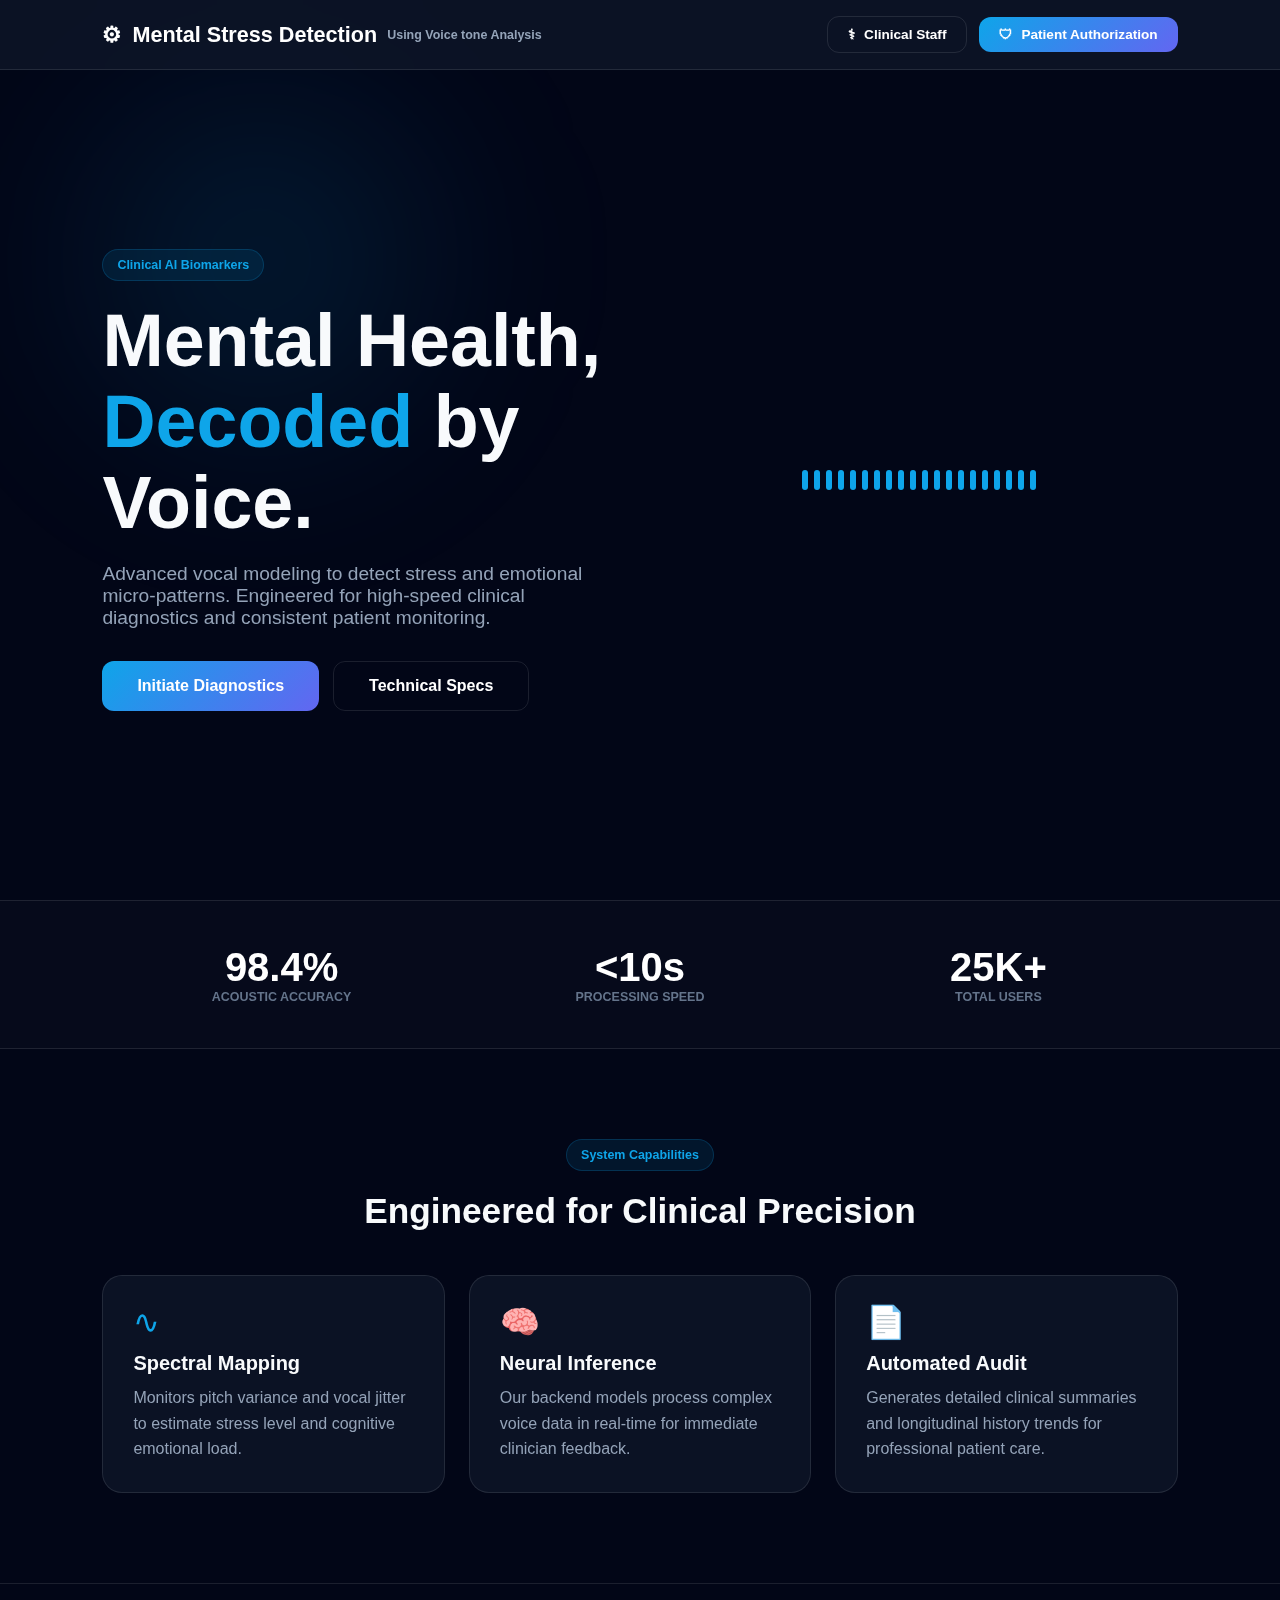
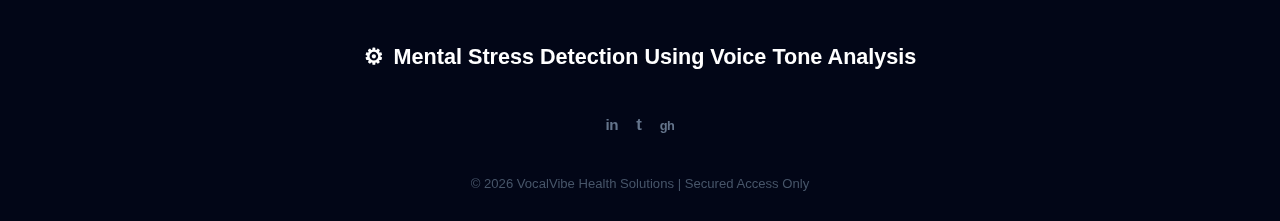
<file: frontend/index.html>
<!DOCTYPE html>
<html lang="en">
<head>
    <meta charset="UTF-8">
    <meta name="viewport" content="width=device-width, initial-scale=1.0">
    <title>VocalVibe Pro | Clinical AI Voice Diagnostics</title>
    <style>
        :root {
            --primary: #0ea5e9;
            --secondary: #6366f1;
            --dark: #0f172a;
            --bg: #020617;
            --glass: rgba(15, 23, 42, 0.75);
            --card-border: rgba(255, 255, 255, 0.1);
            --text: #f8fafc;
            --muted: #94a3b8;
        }

        * { margin: 0; padding: 0; box-sizing: border-box; font-family: 'Segoe UI', 'Trebuchet MS', sans-serif; }
        .fas, .fab { display: inline-flex; align-items: center; justify-content: center; font-style: normal; line-height: 1; }
        .fa-arrow-left::before { content: "\2190"; }
        .fa-microchip::before { content: "\2699"; }
        .fa-user-md::before { content: "\2695"; }
        .fa-shield-alt::before { content: "\1F6E1"; }
        .fa-wave-square::before { content: "\223F"; }
        .fa-brain::before { content: "\1F9E0"; }
        .fa-file-medical::before { content: "\1F4C4"; }
        .fa-sign-in-alt::before { content: "\21AA"; }
        .fa-linkedin::before { content: "in"; font-weight: 700; font-size: 0.95rem; letter-spacing: -0.03em; }
        .fa-twitter::before { content: "t"; font-weight: 700; font-size: 1.05rem; }
        .fa-github::before { content: "gh"; font-weight: 700; font-size: 0.8rem; letter-spacing: -0.04em; }
        body { background-color: var(--bg); color: var(--text); overflow-x: hidden; scroll-behavior: smooth; }

        /* --- THE BIOMETRIC BLOB --- */
        .blob {
            position: fixed;
            width: 520px;
            height: 520px;
            background: radial-gradient(circle, rgba(14, 165, 233, 0.15) 0%, transparent 70%);
            z-index: -1;
            filter: blur(80px);
            animation: move 18s infinite alternate;
            pointer-events: none;
        }

        @keyframes move {
            from { transform: translate(-12%, -12%); }
            to { transform: translate(18%, 18%); }
        }

        nav {
            padding: 1rem 8%;
            display: flex;
            justify-content: space-between;
            align-items: center;
            background: var(--glass);
            backdrop-filter: blur(15px);
            position: fixed;
            width: 100%;
            top: 0;
            z-index: 2000;
            border-bottom: 1px solid var(--card-border);
        }

        .logo {
            font-size: 1.35rem;
            font-weight: 800;
            color: white;
            text-decoration: none;
            display: flex;
            align-items: center;
            gap: 10px;
        }

        .logo small {
            font-size: 0.78rem;
            color: var(--muted);
            font-weight: 600;
        }

        .nav-actions {
            display: flex;
            gap: 12px;
            align-items: center;
        }

        .btn {
            padding: 10px 20px;
            border-radius: 12px;
            font-weight: 600;
            cursor: pointer;
            transition: 0.25s;
            text-decoration: none;
            font-size: 0.85rem;
            border: none;
            display: flex;
            align-items: center;
            gap: 8px;
        }

        .btn-ghost { color: white; background: transparent; border: 1px solid var(--card-border); }
        .btn-ghost:hover { background: rgba(255,255,255,0.06); border-color: var(--primary); }
        .btn-primary { background: linear-gradient(135deg, var(--primary), var(--secondary)); color: white; }
        .btn-primary:hover { transform: translateY(-1px); box-shadow: 0 0 18px rgba(14, 165, 233, 0.3); }

        .hero {
            padding: 150px 8% 90px;
            display: flex;
            align-items: center;
            min-height: 100vh;
            gap: 40px;
        }

        .hero-content { flex: 1; }
        .hero-tag {
            background: rgba(14, 165, 233, 0.1);
            color: var(--primary);
            padding: 8px 14px;
            border-radius: 100px;
            font-size: 0.78rem;
            font-weight: 700;
            border: 1px solid rgba(14, 165, 233, 0.2);
            margin-bottom: 20px;
            display: inline-block;
        }

        .hero-content h1 {
            font-size: clamp(2.2rem, 6vw, 4.6rem);
            line-height: 1.1;
            margin-bottom: 1.2rem;
            font-weight: 800;
        }

        .hero-content p {
            font-size: clamp(1rem, 2vw, 1.2rem);
            color: var(--muted);
            margin-bottom: 2rem;
            max-width: 620px;
        }

        .hero-actions { display: flex; gap: 14px; flex-wrap: wrap; }

        .hero-visual { flex: 1; display: flex; justify-content: center; align-items: center; }
        .wave-container { width: 100%; max-width: 480px; height: 300px; display: flex; align-items: center; justify-content: center; gap: 6px; }
        .bar { width: 6px; height: 20px; background: var(--primary); border-radius: 10px; animation: pulse 1.5s ease-in-out infinite; }

        @keyframes pulse {
            0%, 100% { height: 20px; background: var(--primary); }
            50% { height: 140px; background: var(--secondary); }
        }

        .stats {
            display: grid;
            grid-template-columns: repeat(3, 1fr);
            padding: 44px 8%;
            background: rgba(255,255,255,0.02);
            border-top: 1px solid var(--card-border);
            border-bottom: 1px solid var(--card-border);
        }

        .stat-item { text-align: center; }
        .stat-item h2 { font-size: clamp(1.7rem, 4vw, 2.5rem); color: white; }
        .stat-item p { color: #64748b; font-weight: 600; text-transform: uppercase; font-size: 0.78rem; }

        .features { padding: 90px 8%; text-align: center; }
        .features h2 { font-size: clamp(1.6rem, 3vw, 2.2rem); }
        .grid { display: grid; grid-template-columns: repeat(auto-fit, minmax(260px, 1fr)); gap: 24px; margin-top: 44px; }
        .card {
            background: var(--glass);
            padding: 30px;
            border-radius: 20px;
            border: 1px solid var(--card-border);
            transition: 0.3s;
            text-align: left;
        }

        .card:hover { border-color: var(--primary); transform: translateY(-6px); background: rgba(255,255,255,0.05); }
        .card i { font-size: 2rem; margin-bottom: 14px; color: var(--primary); }
        .card h3 { margin-bottom: 10px; font-size: 1.25rem; }
        .card p { color: var(--muted); line-height: 1.6; }

        footer {
            padding: 60px 8% 30px;
            border-top: 1px solid var(--card-border);
            display: flex;
            flex-direction: column;
            align-items: center;
            gap: 20px;
        }

        .socials { display: flex; gap: 18px; }
        .socials a { color: #64748b; font-size: 1.4rem; transition: 0.3s; }
        .socials a:hover { color: var(--primary); }
        .copyright { color: #475569; font-size: 0.82rem; text-align: center; }

        /* --- THE ENTRY PORTAL MODAL --- */
        .modal-overlay {
            position: fixed;
            inset: 0;
            background: rgba(0,0,0,0.85);
            backdrop-filter: blur(20px);
            display: none;
            align-items: center;
            justify-content: center;
            z-index: 5000;
            padding: 18px;
            transition: 0.3s;
        }

        .modal-card {
            background: var(--dark);
            padding: 45px;
            border-radius: 32px;
            width: 100%;
            max-width: 450px;
            position: relative;
            border: 1px solid var(--card-border);
            text-align: center;
            box-shadow: 0 20px 50px rgba(0,0,0,0.5);
        }

        .close-modal {
            position: absolute;
            top: 20px;
            right: 20px;
            color: var(--muted);
            font-size: 1.6rem;
            cursor: pointer;
            background: none;
            border: none;
            transition: 0.2s;
        }
        .close-modal:hover { color: white; }

        .choice-grid { 
            display: flex; 
            justify-content: center;
            margin-top: 32px; 
        }
        
        .choice-card {
            width: 100%;
            padding: 35px 20px;
            border-radius: 20px;
            border: 1px solid var(--card-border);
            cursor: pointer;
            transition: 0.3s;
            background: rgba(255,255,255,0.02);
            text-decoration: none;
            color: white;
            display: block;
        }

        .choice-card:hover { 
            background: var(--primary); 
            border-color: var(--primary); 
            transform: translateY(-5px);
            box-shadow: 0 10px 30px rgba(14, 165, 233, 0.3);
        }
        .choice-card i { font-size: 2.2rem; margin-bottom: 15px; display: block; color: var(--primary); }
        .choice-card:hover i { color: white; }
        .choice-card h3 { font-size: 1.2rem; margin-bottom: 8px; }
        .choice-card p { font-size: 0.85rem; opacity: 0.8; }

        @media (max-width: 1024px) {
            .hero { flex-direction: column; text-align: center; padding-top: 130px; }
            .hero-actions { justify-content: center; }
            nav { padding: 0.9rem 5%; }
        }

        @media (max-width: 720px) {
            .stats { grid-template-columns: 1fr; gap: 16px; }
            .choice-grid { grid-template-columns: 1fr; }
            .logo { font-size: 1.1rem; }
            .logo small { display: none; }
        }
    </style>
</head>
<body>
<div class="blob"></div>

<nav>
    <a href="index.html" class="logo"><i class="fas fa-microchip"></i> Mental Stress Detection <small>Using Voice tone Analysis</small></a>
    <div class="nav-actions">
        <a href="admin_login.html" class="btn btn-ghost"><i class="fas fa-user-md"></i> Clinical Staff</a>
        <button class="btn btn-primary" onclick="setModal(true)"><i class="fas fa-shield-alt"></i> Patient Authorization</button>
    </div>
</nav>

<section class="hero">
    <div class="hero-content">
        <div class="hero-tag">Clinical AI Biomarkers</div>
        <h1>Mental Health, <span style="color:var(--primary);">Decoded</span> by Voice.</h1>
        <p>Advanced vocal modeling to detect stress and emotional micro-patterns. Engineered for high-speed clinical diagnostics and consistent patient monitoring.</p>
        <div class="hero-actions">
            <button class="btn btn-primary" style="padding: 15px 35px; font-size: 1rem;" onclick="setModal(true)">Initiate Diagnostics</button>
            <button class="btn btn-ghost" style="padding: 15px 35px; font-size: 1rem;">Technical Specs</button>
        </div>
    </div>
    <div class="hero-visual">
        <div class="wave-container" id="waveform"></div>
    </div>
</section>

<section class="stats">
    <div class="stat-item">
        <h2>98.4%</h2>
        <p>Acoustic Accuracy</p>
    </div>
    <div class="stat-item">
        <h2>&lt;10s</h2>
        <p>Processing Speed</p>
    </div>
    <div class="stat-item">
        <h2>25K+</h2>
        <p>Total Users</p>
    </div>
</section>

<section class="features" id="features">
    <div class="hero-tag">System Capabilities</div>
    <h2>Engineered for Clinical Precision</h2>
    <div class="grid">
        <div class="card">
            <i class="fas fa-wave-square"></i>
            <h3>Spectral Mapping</h3>
            <p>Monitors pitch variance and vocal jitter to estimate stress level and cognitive emotional load.</p>
        </div>
        <div class="card">
            <i class="fas fa-brain"></i>
            <h3>Neural Inference</h3>
            <p>Our backend models process complex voice data in real-time for immediate clinician feedback.</p>
        </div>
        <div class="card">
            <i class="fas fa-file-medical"></i>
            <h3>Automated Audit</h3>
            <p>Generates detailed clinical summaries and longitudinal history trends for professional patient care.</p>
        </div>
    </div>
</section>

<footer>
    <div class="logo"><i class="fas fa-microchip"></i> Mental Stress Detection Using Voice Tone Analysis</div>
    <div class="socials" style="margin: 20px 0;">
        <a href="#"><i class="fab fa-linkedin"></i></a>
        <a href="#"><i class="fab fa-twitter"></i></a>
        <a href="#"><i class="fab fa-github"></i></a>
    </div>
    <p class="copyright">&copy; 2026 VocalVibe Health Solutions | Secured Access Only</p>
</footer>

<div class="modal-overlay" id="choiceModal" aria-hidden="true">
    <div class="modal-card">
        <button class="close-modal" onclick="setModal(false)">&times;</button>
        <h2 style="font-size: 1.8rem; margin-bottom: 8px;">Portal Access</h2>
        <p style="color: var(--muted); font-size: 0.9rem;">Access the clinical wellness portal</p>

        <div class="choice-grid">
            <a href="login.html" class="choice-card">
                <i class="fas fa-sign-in-alt"></i>
                <h3>Patient Login</h3>
                <p>Enter the portal to view wellness metrics</p>
            </a>
        </div>
    </div>
</div>

<script>
    // System Reset: Ensure fresh login every time landing page is opened
    window.onload = () => {
        // RESET LOGIC: Wipes any existing session to prevent auto-skipping the login form
        sessionStorage.removeItem('activeUser');
        sessionStorage.removeItem('userName');
        console.log("Patient session cleared. Ready for fresh login.");
        
        // Generate Dynamic Waveform
        const wave = document.getElementById('waveform');
        for (let i = 0; i < 20; i += 1) {
            const bar = document.createElement('div');
            bar.className = 'bar';
            bar.style.animationDelay = `${i * 0.1}s`;
            wave.appendChild(bar);
        }
    };

    function setModal(show) {
        const modal = document.getElementById('choiceModal');
        modal.style.display = show ? 'flex' : 'none';
        document.body.style.overflow = show ? 'hidden' : 'auto';
    }

    window.addEventListener('click', (e) => {
        const modal = document.getElementById('choiceModal');
        if (e.target === modal) setModal(false);
    });

    window.addEventListener('keydown', (e) => {
        if (e.key === 'Escape') setModal(false);
    });
</script>
</body>
</html>
</file>
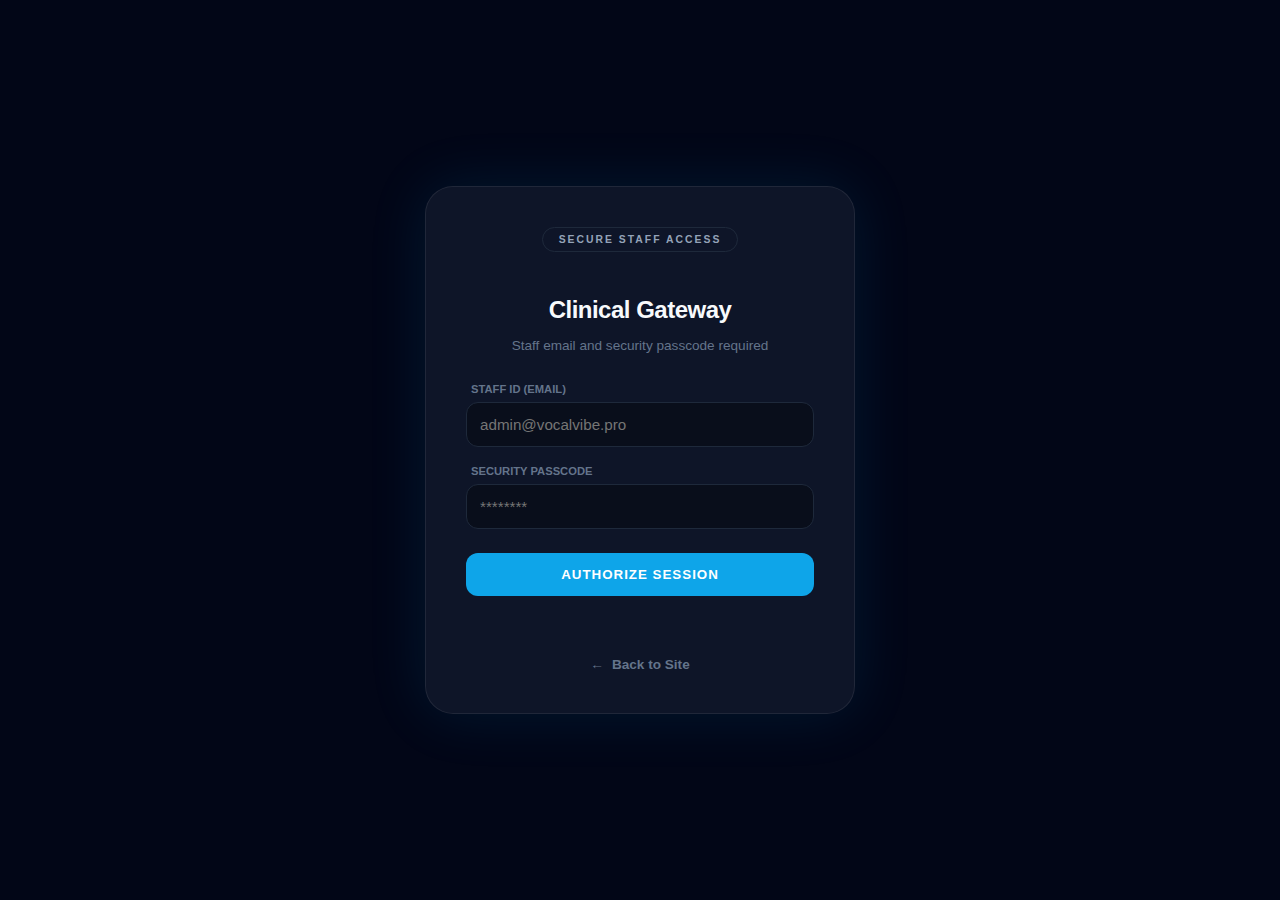
<file: frontend/admin.html>
<!DOCTYPE html>
<html lang="en">
<head>
    <meta charset="UTF-8">
    <meta name="viewport" content="width=device-width, initial-scale=1.0">
    <title>Clinical Gateway | Staff Access</title>
    <style>
        :root {
            --primary: #0ea5e9;
            --bg: #020617;
            --card-bg: rgba(15, 23, 42, 0.9);
            --danger: #ef4444;
            --success: #10b981;
            --text: #f8fafc;
            --muted: #94a3b8;
            --border: #1e293b;
        }

        * { box-sizing: border-box; }
        .fas { display: inline-flex; align-items: center; justify-content: center; font-style: normal; line-height: 1; }
        .fa-arrow-left::before { content: "\2190"; }

        body {
            font-family: 'Segoe UI', 'Trebuchet MS', sans-serif;
            background-color: var(--bg);
            color: var(--text);
            margin: 0;
            display: flex;
            justify-content: center;
            align-items: center;
            min-height: 100vh;
            padding: 18px;
        }

        .gateway-card {
            background: var(--card-bg);
            padding: 40px;
            border-radius: 28px;
            border: 1px solid rgba(255,255,255,0.08);
            text-align: center;
            width: 100%;
            max-width: 430px;
            box-shadow: 0 0 60px rgba(14, 165, 233, 0.12);
        }

        .status-badge {
            font-size: 0.65rem;
            text-transform: uppercase;
            letter-spacing: 2px;
            color: var(--muted);
            border: 1px solid var(--border);
            padding: 6px 16px;
            border-radius: 20px;
            display: inline-block;
            margin-bottom: 24px;
            font-weight: 800;
        }

        .field { margin-bottom: 14px; text-align: left; }
        .field label {
            font-size: 0.7rem;
            color: #64748b;
            font-weight: 800;
            margin-left: 5px;
            text-transform: uppercase;
        }

        input {
            width: 100%;
            padding: 13px;
            background: rgba(0,0,0,0.3);
            border: 1px solid var(--border);
            color: white;
            border-radius: 12px;
            font-size: 0.95rem;
            margin-top: 5px;
            outline: none;
        }

        input:focus { border-color: var(--primary); }

        .btn-auth {
            width: 100%;
            padding: 14px;
            background: var(--primary);
            color: white;
            border: none;
            border-radius: 12px;
            font-weight: 800;
            cursor: pointer;
            transition: 0.2s;
            margin-top: 10px;
            letter-spacing: 1px;
        }

        .btn-auth:hover { transform: translateY(-1px); box-shadow: 0 8px 18px rgba(14, 165, 233, 0.3); }
        .btn-auth:disabled { opacity: 0.7; cursor: not-allowed; }

        #error-msg { font-size: 0.82rem; margin-top: 14px; min-height: 20px; font-weight: 600; }

        .back-link {
            display: inline-flex;
            align-items: center;
            gap: 8px;
            color: #64748b;
            text-decoration: none;
            font-size: 0.85rem;
            font-weight: 600;
            margin-top: 14px;
        }
        .back-link:hover { color: white; }

        @keyframes shake {
            0%, 100% { transform: translateX(0); }
            25% { transform: translateX(-8px); }
            75% { transform: translateX(8px); }
        }

        @media (max-width: 520px) {
            .gateway-card { padding: 26px; border-radius: 20px; }
        }
    </style>
</head>
<body>
    <div class="gateway-card" id="gate-content">
        <div class="status-badge" id="status-tag">Secure Staff Access</div>

        <h2 style="margin-bottom: 5px; letter-spacing: -0.5px;">Clinical Gateway</h2>
        <p style="color: #64748b; font-size: 0.85rem; margin-bottom: 26px;">Staff email and security passcode required</p>

        <form id="auth-form">
            <div class="field">
                <label>Staff ID (Email)</label>
                <input type="email" id="staff-email" placeholder="admin@vocalvibe.pro" autocomplete="username" required>
            </div>
            <div class="field">
                <label>Security Passcode</label>
                <input type="password" id="staff-password" placeholder="********" autocomplete="current-password" required>
            </div>
            <button class="btn-auth" id="auth-btn" type="submit">AUTHORIZE SESSION</button>
        </form>

        <p id="error-msg" aria-live="polite"></p>
        <a class="back-link" href="index.html"><i class="fas fa-arrow-left"></i> Back to Site</a>
    </div>

    <script>
        const API_BASE = window.location.origin;
        const authForm = document.getElementById('auth-form');
        const authButton = document.getElementById('auth-btn');

        function parseTokenPayload(token) {
            if (!token || token.indexOf('.') < 0) return null;
            try {
                const part = token.split('.', 1)[0];
                const padded = part + '='.repeat((4 - (part.length % 4)) % 4);
                const json = atob(padded.replace(/-/g, '+').replace(/_/g, '/'));
                return JSON.parse(json);
            } catch {
                return null;
            }
        }

        function hasValidAdminSession() {
            const token = localStorage.getItem('adminToken');
            const email = localStorage.getItem('adminEmail');
            if (!token || !email) return false;

            const payload = parseTokenPayload(token);
            if (!payload || !payload.exp) return false;

            return Number(payload.exp) > Math.floor(Date.now() / 1000);
        }

        function clearAdminSession() {
            localStorage.removeItem('adminToken');
            localStorage.removeItem('adminEmail');
        }

        async function verifyAccess(event) {
            if (event) event.preventDefault();

            const email = document.getElementById('staff-email').value.trim().toLowerCase();
            const password = document.getElementById('staff-password').value;
            const error = document.getElementById('error-msg');
            const statusTag = document.getElementById('status-tag');
            const card = document.getElementById('gate-content');

            error.innerText = '';
            error.style.color = 'var(--danger)';
            authButton.disabled = true;
            authButton.innerText = 'AUTHORIZING...';

            if (!email || !password) {
                error.innerText = '[ERROR] Email and passcode are required.';
                authButton.disabled = false;
                authButton.innerText = 'AUTHORIZE SESSION';
                return;
            }

            try {
                const response = await fetch(`${API_BASE}/api/admin/login`, {
                    method: 'POST',
                    headers: { 'Content-Type': 'application/json' },
                    body: JSON.stringify({ email, password })
                });

                const text = await response.text();
                let data = {};
                try { data = text ? JSON.parse(text) : {}; } catch { data = {}; }

                if (!response.ok || data.status !== 'success') {
                    throw new Error(data.message || 'Unauthorized access');
                }

                if (!data.token) throw new Error('Invalid login response.');

                statusTag.innerText = 'Identity Verified';
                statusTag.style.color = 'var(--success)';
                statusTag.style.borderColor = 'var(--success)';

                error.style.color = 'var(--success)';
                error.innerText = '[OK] Clinical token issued. Redirecting...';

                localStorage.setItem('adminToken', data.token);
                localStorage.setItem('adminEmail', email);

                setTimeout(() => {
                    window.location.href = 'admin_dashboard.html';
                }, 900);
            } catch (err) {
                error.innerText = `[ERROR] ${err.message || 'Unable to authorize session.'}`;
                card.style.animation = 'shake 0.4s ease';
                setTimeout(() => { card.style.animation = ''; }, 400);
            } finally {
                authButton.disabled = false;
                authButton.innerText = 'AUTHORIZE SESSION';
            }
        }

        authForm.addEventListener('submit', verifyAccess);

        window.onload = () => {
            if (hasValidAdminSession()) {
                window.location.href = 'admin_dashboard.html';
                return;
            }
            clearAdminSession();
        };
    </script>
</body>
</html>
</file>
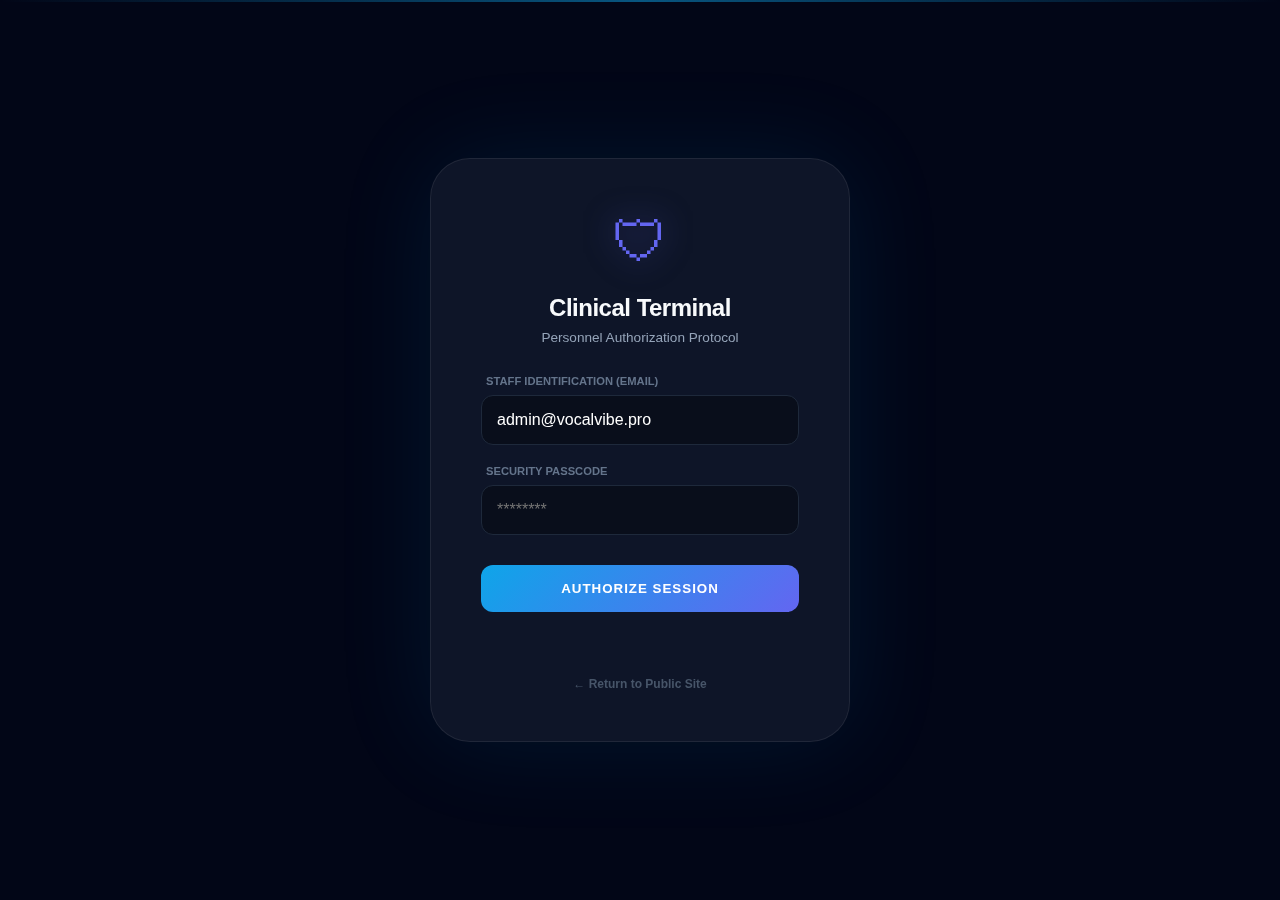
<file: frontend/admin_login.html>
<!DOCTYPE html>
<html lang="en">
<head>
    <meta charset="UTF-8">
    <meta name="viewport" content="width=device-width, initial-scale=1.0">
    <title>Personnel Authentication | Mental Stress Detection</title>
    <style>
        :root {
            --primary: #0ea5e9;
            --secondary: #6366f1;
            --bg: #020617;
            --card: rgba(15, 23, 42, 0.9);
            --border: rgba(255, 255, 255, 0.08);
            --text: #f8fafc;
        }

        * { margin: 0; padding: 0; box-sizing: border-box; font-family: 'Segoe UI', 'Trebuchet MS', sans-serif; }

        /* Local icon shim */
        .fas { display: inline-flex; align-items: center; justify-content: center; font-style: normal; line-height: 1; }
        .fa-user-shield::before { content: "\1F6E1"; }
        .fa-arrow-left::before { content: "\2190"; }
        .fa-check-circle::before { content: "\2714"; }

        body {
            background-color: var(--bg);
            color: var(--text);
            height: 100vh;
            display: flex;
            align-items: center;
            justify-content: center;
            overflow: hidden;
        }

        .scan-line {
            position: absolute;
            top: 0;
            left: 0;
            width: 100%;
            height: 2px;
            background: linear-gradient(to right, transparent, var(--primary), transparent);
            opacity: 0.5;
            animation: scan 4s linear infinite;
        }
        @keyframes scan {
            0% { top: 0; }
            100% { top: 100%; }
        }

        .login-card {
            background: var(--card);
            padding: 50px;
            border-radius: 40px;
            border: 1px solid var(--border);
            width: 100%;
            max-width: 420px;
            text-align: center;
            backdrop-filter: blur(20px);
            box-shadow: 0 0 100px rgba(14, 165, 233, 0.1);
            position: relative;
            z-index: 10;
        }

        .shield-icon {
            font-size: 3.5rem;
            color: var(--secondary);
            margin-bottom: 20px;
            filter: drop-shadow(0 0 15px rgba(99, 102, 241, 0.5));
        }

        h2 { font-weight: 800; letter-spacing: -0.5px; margin-bottom: 8px; }
        p { color: #94a3b8; font-size: 0.85rem; margin-bottom: 30px; }

        .input-group { text-align: left; margin-bottom: 20px; }
        .input-group label {
            display: block;
            font-size: 0.7rem;
            font-weight: 800;
            color: #64748b;
            text-transform: uppercase;
            margin-bottom: 8px;
            margin-left: 5px;
        }

        input {
            width: 100%;
            padding: 15px;
            background: rgba(0, 0, 0, 0.3);
            border: 1px solid #1e293b;
            border-radius: 12px;
            color: white;
            font-size: 1rem;
            outline: none;
            transition: 0.3s;
        }
        input:focus { border-color: var(--primary); box-shadow: 0 0 10px rgba(14, 165, 233, 0.2); }

        .btn-authorize {
            width: 100%;
            padding: 16px;
            background: linear-gradient(135deg, var(--primary), var(--secondary));
            color: white;
            border: none;
            border-radius: 12px;
            font-weight: 800;
            cursor: pointer;
            transition: 0.3s;
            letter-spacing: 1px;
            margin-top: 10px;
        }
        .btn-authorize:hover { transform: translateY(-2px); filter: brightness(1.1); }

        #msg { margin-top: 20px; font-size: 0.8rem; font-weight: 600; min-height: 20px; }

        .footer-link { margin-top: 25px; display: block; color: #475569; text-decoration: none; font-size: 0.75rem; font-weight: 600; }
        .footer-link:hover { color: var(--primary); }

        .shake { animation: shake 0.4s ease-in-out; }
        @keyframes shake {
            0%, 100% { transform: translateX(0); }
            25% { transform: translateX(-10px); }
            75% { transform: translateX(10px); }
        }
    </style>
</head>
<body>
    <div class="scan-line"></div>

    <div class="login-card" id="card">
        <div class="shield-icon"><i class="fas fa-user-shield"></i></div>
        <h2>Clinical Terminal</h2>
        <p>Personnel Authorization Protocol</p>

        <div class="input-group">
            <label>Staff Identification (Email)</label>
            <input type="email" id="email" placeholder="staff@vocalvibe.pro" value="admin@vocalvibe.pro">
        </div>

        <div class="input-group">
            <label>Security Passcode</label>
            <input type="password" id="password" placeholder="********">
        </div>

        <button class="btn-authorize" onclick="attemptLogin()">AUTHORIZE SESSION</button>

        <div id="msg"></div>

        <a href="index.html" class="footer-link"><i class="fas fa-arrow-left"></i> Return to Public Site</a>
    </div>

    <script>
        const API_BASE = window.location.origin;

        async function attemptLogin() {
            const email = document.getElementById('email').value;
            const password = document.getElementById('password').value;
            const msg = document.getElementById('msg');
            const card = document.getElementById('card');

            msg.innerText = "Verifying credentials...";
            msg.style.color = "var(--primary)";

            try {
                const response = await fetch(`${API_BASE}/api/admin/login`, {
                    method: 'POST',
                    headers: { 'Content-Type': 'application/json' },
                    body: JSON.stringify({ email, password })
                });

                const data = await response.json();

                if (response.ok) {
                    msg.style.color = "#10b981";
                    msg.innerHTML = '<i class="fas fa-check-circle"></i> Identity Verified. Issuing Token...';

                    localStorage.setItem('adminToken', data.token);
                    localStorage.setItem('adminEmail', email);

                    setTimeout(() => {
                        window.location.href = 'admin_dashboard.html';
                    }, 1200);
                } else {
                    throw new Error(data.message || "Access Denied");
                }
            } catch (err) {
                msg.style.color = "#ef4444";
                msg.innerText = `X ${err.message}`;
                card.classList.add('shake');
                setTimeout(() => card.classList.remove('shake'), 400);
            }
        }
    </script>
</body>
</html>
</file>
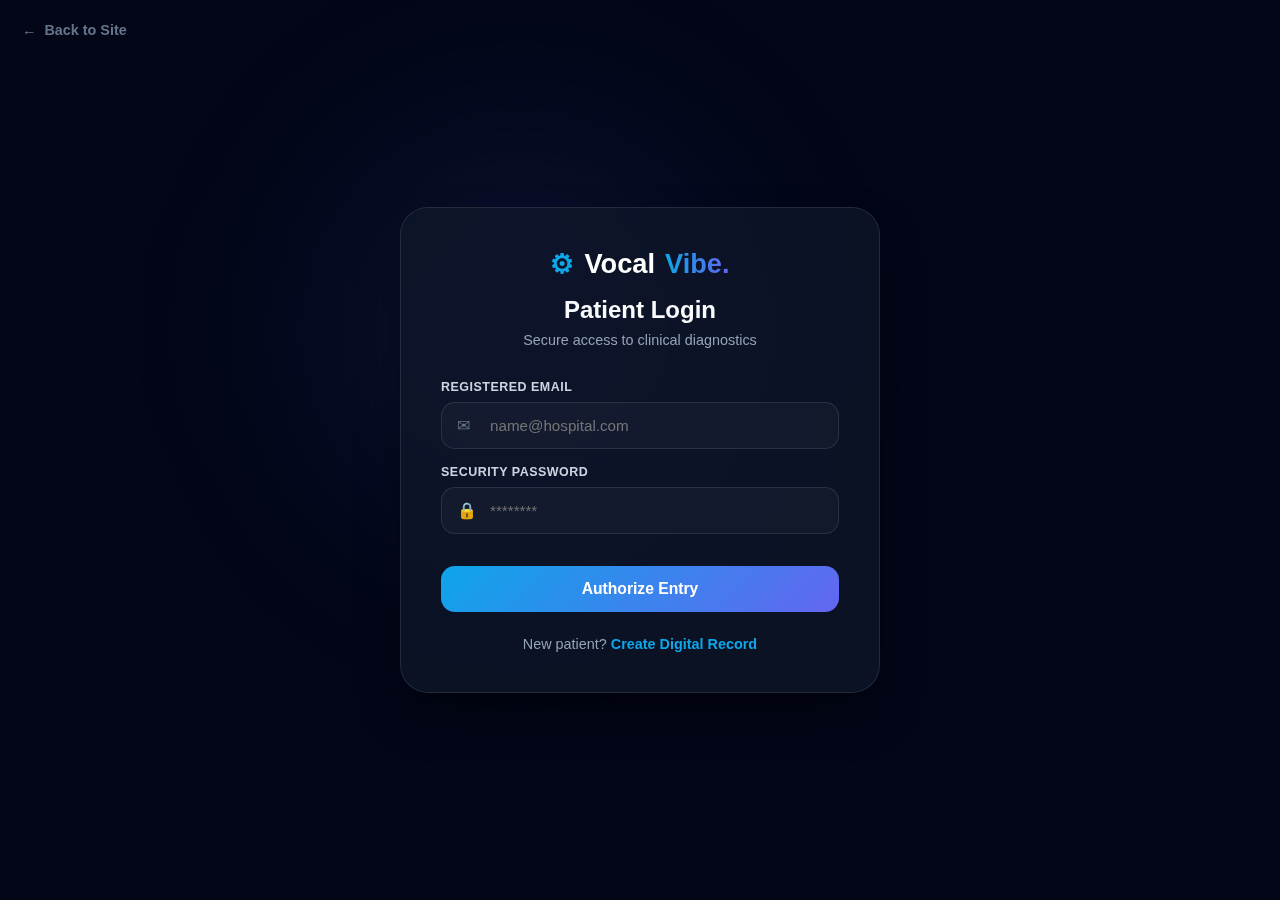
<file: frontend/dashboard.html>
<!DOCTYPE html>
<html lang="en">
<head>
    <meta charset="UTF-8">
    <meta name="viewport" content="width=device-width, initial-scale=1.0">
    <title>Dashboard | Mental Stress Detection</title>
    <style>
        :root {
            --primary: #0ea5e9;
            --secondary: #6366f1;
            --success: #10b981;
            --danger: #ef4444;
            --warning: #f59e0b;
            --bg: #020617;
            --sidebar-bg: #0a0f1e;
            --card-bg: rgba(15, 23, 42, 0.6);
            --card-border: rgba(255, 255, 255, 0.08);
            --text-main: #f8fafc;
            --text-muted: #94a3b8;
        }

        * { margin: 0; padding: 0; box-sizing: border-box; font-family: 'Segoe UI', 'Trebuchet MS', sans-serif; }
        body { background-color: var(--bg); color: var(--text-main); display: flex; min-height: 100vh; overflow-x: hidden; }

        /* Local icon shim to avoid third-party CDN requests blocked by Tracking Prevention */
        .fas { display: inline-flex; align-items: center; justify-content: center; font-style: normal; line-height: 1; }
        .fa-microchip::before { content: "\2699"; }
        .fa-th-large::before { content: "\2630"; }
        .fa-microphone::before { content: "\1F3A4"; }
        .fa-history::before { content: "\1F553"; }
        .fa-bars::before { content: "\2261"; }
        .fa-sign-out-alt::before { content: "\21AA"; }
        .fa-circle::before { content: "\25CF"; }
        .fa-chart-bar::before { content: "\1F4CA"; }
        .fa-tint::before { content: "\1F4A7"; }
        .fa-redo::before { content: "\21BB"; }
        .fa-headphones-alt::before { content: "\1F3A7"; }
        .fa-play::before { content: "\25B6"; }
        .fa-pause::before { content: "\23F8"; }
        .fa-wave-square::before { content: "\223F"; }
        .fa-robot::before { content: "\1F916"; }
        .fa-times::before { content: "\2715"; }
        .fa-paper-plane::before { content: "\27A4"; }

        /* --- SIDEBAR --- */
        .sidebar {
            width: 260px; background: var(--sidebar-bg); border-right: 1px solid var(--card-border);
            display: flex; flex-direction: column; position: fixed; height: 100vh; z-index: 1000; transition: 0.3s;
            overflow: hidden;
        }
        .sidebar.collapsed { width: 80px; }
        .sidebar-header { padding: 30px 20px; display: flex; align-items: center; gap: 12px; }
        .logo-icon { width: 40px; height: 40px; background: linear-gradient(135deg, var(--primary), var(--secondary)); border-radius: 10px; display: flex; align-items: center; justify-content: center; color: white; font-size: 1.2rem; flex-shrink: 0; }
        .logo-text { font-weight: 800; font-size: 1.2rem; letter-spacing: -0.5px; transition: 0.3s; }
        .sidebar.collapsed .logo-text { display: none; }
        .sidebar.collapsed .sidebar-header { justify-content: center; padding: 24px 8px; }

        .nav-menu { flex: 1; padding: 10px; }
        .nav-item { 
            display: flex; align-items: center; gap: 15px; padding: 14px 20px; 
            color: var(--text-muted); text-decoration: none; border-radius: 12px; margin-bottom: 5px; transition: 0.3s;
        }
        .nav-item:hover, .nav-item.active { background: rgba(14, 165, 233, 0.1); color: var(--primary); }
        .nav-item i { font-size: 1.1rem; width: 20px; text-align: center; }
        .sidebar.collapsed .nav-menu { padding: 10px 8px; }
        .sidebar.collapsed .nav-item { justify-content: center; gap: 0; padding: 14px 0; }
        .sidebar.collapsed .nav-item span { display: none; }
        .sidebar.collapsed .nav-item i { width: auto; }
        .sidebar-footer { padding: 20px; }
        .sidebar.collapsed .sidebar-footer { padding: 8px; }

        /* --- MAIN CONTENT --- */
        .main-content { flex: 1; margin-left: 260px; padding: 40px; transition: 0.3s; width: calc(100% - 260px); }
        .sidebar.collapsed + .main-content { margin-left: 80px; width: calc(100% - 80px); }

        header { display: flex; justify-content: space-between; align-items: center; margin-bottom: 40px; }
        .user-profile { display: flex; align-items: center; gap: 15px; background: var(--card-bg); padding: 8px 15px; border-radius: 50px; border: 1px solid var(--card-border); }
        .user-profile img { width: 35px; height: 35px; border-radius: 50%; border: 2px solid var(--primary); }

        /* --- DASHBOARD GRID --- */
        .dashboard-grid { display: grid; grid-template-columns: 2fr 1fr; gap: 30px; }
        .stats-grid { display: grid; grid-template-columns: repeat(3, 1fr); gap: 20px; margin-bottom: 30px; }
        .stat-card { background: var(--card-bg); padding: 25px; border-radius: 24px; border: 1px solid var(--card-border); backdrop-filter: blur(10px); }
        .stat-card .label { color: var(--text-muted); font-size: 0.8rem; font-weight: 600; text-transform: uppercase; }
        .stat-card .value { font-size: 1.8rem; font-weight: 800; margin-top: 10px; display: block; }
        .stat-card.highlight { border-color: var(--primary); box-shadow: 0 0 20px rgba(14, 165, 233, 0.1); }

        .v-card { background: var(--card-bg); border-radius: 24px; border: 1px solid var(--card-border); padding: 25px; margin-bottom: 30px; }
        .section-title { font-size: 1.1rem; font-weight: 700; margin-bottom: 20px; display: flex; align-items: center; gap: 10px; color: var(--primary); }

        /* --- BAR GRAPH --- */
        .chart-container { display: flex; align-items: flex-end; justify-content: space-around; height: 160px; background: rgba(255, 255, 255, 0.02); border-radius: 16px; border-bottom: 2px solid var(--card-border); }
        .bar-group { display: flex; flex-direction: column; align-items: center; width: 60px; }
        .bar-value { font-size: 0.75rem; font-weight: 800; color: white; margin-bottom: 8px; }
        .bar { width: 100%; border-radius: 8px 8px 2px 2px; transition: 1.5s cubic-bezier(0.17, 0.67, 0.83, 0.67); min-height: 5px; height: 0; }
        .bar.low { background: var(--success); box-shadow: 0 0 20px rgba(16, 185, 129, 0.4); }
        .bar.medium { background: var(--warning); box-shadow: 0 0 20px rgba(245, 158, 11, 0.4); }
        .bar.high { background: var(--danger); box-shadow: 0 0 20px rgba(239, 68, 68, 0.4); }
        .bar-label { font-size: 0.7rem; color: var(--text-muted); margin-top: 10px; font-weight: 700; }

        /* Hydration UI */
        .water-progress { width: 100%; height: 12px; background: #1e293b; border-radius: 10px; overflow: hidden; margin: 15px 0; }
        .water-fill { height: 100%; width: 0%; background: linear-gradient(90deg, var(--primary), var(--secondary)); transition: 0.8s ease; }
        .btn-sm { padding: 8px 15px; border-radius: 8px; border: 1px solid var(--card-border); background: rgba(255,255,255,0.05); color: white; cursor: pointer; font-size: 0.8rem; }
        .track-row { display: flex; justify-content: space-between; align-items: center; margin-top: 12px; }
        .play-btn {
            width: 36px; height: 36px; border-radius: 50%;
            border: 1px solid var(--card-border);
            background: rgba(255, 255, 255, 0.08);
            color: #e2e8f0; cursor: pointer;
            display: inline-flex; align-items: center; justify-content: center;
        }
        
        /* --- CHATBOT UI (PRO) --- */
        #ai-trigger { position: fixed; bottom: 30px; right: 30px; background: linear-gradient(135deg, var(--primary), var(--secondary)); color: white; border: none; padding: 15px 25px; border-radius: 50px; cursor: pointer; box-shadow: 0 10px 20px rgba(0,0,0,0.3); font-weight: 700; display: flex; align-items: center; gap: 8px; z-index: 2000; }
        .chat-window { position: fixed; bottom: 100px; right: 30px; width: 350px; height: 500px; background: #0f172a; border: 1px solid var(--card-border); border-radius: 24px; display: none; flex-direction: column; overflow: hidden; box-shadow: 0 20px 40px rgba(0,0,0,0.5); z-index: 2001; }
        .chat-header { background: var(--primary); padding: 15px; display: flex; justify-content: space-between; align-items: center; }
        .chat-body { flex: 1; padding: 15px; overflow-y: auto; background: #020617; display: flex; flex-direction: column; gap: 15px; }
        .chat-input { padding: 15px; background: #0f172a; display: flex; gap: 10px; border-top: 1px solid var(--card-border); }
        .chat-input input { flex: 1; background: #1e293b; border: none; border-radius: 10px; padding: 12px; color: white; outline: none; font-size: 0.9rem; }
        
        /* Message Bubbles */
        .chat-msg { padding: 10px 14px; border-radius: 18px; font-size: 0.85rem; max-width: 85%; animation: msgIn 0.3s ease; line-height: 1.4; position: relative; }
        .bot-msg { background: #1e293b; align-self: flex-start; border-bottom-left-radius: 2px; color: #e2e8f0; border: 1px solid var(--card-border); }
        .user-msg { background: var(--primary); align-self: flex-end; border-bottom-right-radius: 2px; color: white; }
        @keyframes msgIn { from { opacity: 0; transform: translateY(10px); } to { opacity: 1; transform: translateY(0); } }

        .bot-profile { display: flex; gap: 8px; align-items: center; margin-bottom: 5px; }
        .bot-profile img { width: 22px; height: 22px; border-radius: 50%; }
        .bot-profile span { font-size: 0.7rem; font-weight: 700; color: var(--primary); }

        .sos-banner { background: linear-gradient(135deg, #450a0a, #7f1d1d); padding: 20px; border-radius: 24px; border: 1px solid var(--danger); display: flex; justify-content: space-between; align-items: center; margin-bottom: 30px; }
        .btn-sos { background: var(--danger); color: white; border: none; padding: 12px 24px; border-radius: 12px; font-weight: 800; cursor: pointer; animation: pulse-red 2s infinite; }
        @keyframes pulse-red { 0% { box-shadow: 0 0 0 0 rgba(239, 68, 68, 0.7); } 70% { box-shadow: 0 0 0 10px rgba(239, 68, 68, 0); } 100% { box-shadow: 0 0 0 0 rgba(239, 68, 68, 0); } }
    </style>
</head>
<body>

    <aside class="sidebar" id="sidebar">
        <div class="sidebar-header">
            <div class="logo-icon"><i class="fas fa-microchip"></i></div>
            <div class="logo-text">Mental Stress Detection<span>Using Voice Tone Analysis</span></div>
        </div>
        <nav class="nav-menu">
            <a href="#" class="nav-item active"><i class="fas fa-th-large"></i> <span>Overview</span></a>
            <a href="record.html" class="nav-item"><i class="fas fa-microphone"></i> <span>Voice Scan</span></a>
            <a href="history.html" class="nav-item"><i class="fas fa-history"></i> <span>History</span></a>
            <a href="#" class="nav-item" onclick="toggleSidebar(event)"><i class="fas fa-bars"></i> <span id="collapse-label">Collapse</span></a>
        </nav>
        <div class="sidebar-footer">
            <a href="#" onclick="logout()" class="nav-item" style="color: var(--danger);"><i class="fas fa-sign-out-alt"></i> <span>Log Out</span></a>
        </div>
    </aside>

    <main class="main-content">
        <header>
            <div class="welcome">
                <h1>User Dashboard</h1>
                <p style="color: var(--text-muted);">Mental Wellness & Vocal Biomarkers</p>
            </div>
            <div class="user-profile">
                <div style="text-align: right;">
                    <p style="font-size: 0.8rem; font-weight: 700;" id="display-name">Loading...</p>
                    <p style="font-size: 0.65rem; color: var(--success);"><i class="fas fa-circle" style="font-size:0.5rem;"></i> Identity Verified</p>
                </div>
                <img src="https://cdn-icons-png.flaticon.com/512/3135/3135715.png" alt="Profile">
            </div>
        </header>

        <div class="sos-banner">
            <div>
                <h3 style="color: #fca5a5;">Emergency Support</h3>
                <p style="font-size: 0.85rem; color: #f8fafc; opacity: 0.8;">Notify clinical staff and saved contacts instantly.</p>
            </div>
            <button class="btn-sos" onclick="alert('SOS Alert Sent to Clinical Team!')">ACTIVATE SOS</button>
        </div>

        <div class="dashboard-grid">
            <div class="col-left">
                <div class="stats-grid">
                    <div class="stat-card highlight">
                        <span class="label">Vocal Health</span>
                        <span class="value" id="vocal-health">--</span>
                    </div>
                    <div class="stat-card">
                        <span class="label">Latest Stress</span>
                        <span class="value" id="latest-stress">--</span>
                    </div>
                    <div class="stat-card">
                        <span class="label">Total Analyses</span>
                        <span class="value" id="total-analyses">0</span>
                    </div>
                </div>

                <div class="v-card">
                    <div class="section-title"><i class="fas fa-chart-bar"></i> Stress Level Distribution</div>
                    <div class="chart-container">
                        <div class="bar-group">
                            <div class="bar-value" id="low-val">65%</div>
                            <div class="bar low" id="low-bar"></div>
                            <div class="bar-label">Low</div>
                        </div>
                        <div class="bar-group">
                            <div class="bar-value" id="med-val">25%</div>
                            <div class="bar medium" id="med-bar"></div>
                            <div class="bar-label">Medium</div>
                        </div>
                        <div class="bar-group">
                            <div class="bar-value" id="high-val">10%</div>
                            <div class="bar high" id="high-bar"></div>
                            <div class="bar-label">High</div>
                        </div>
                    </div>
                </div>

                <div class="v-card">
                    <div class="section-title"><i class="fas fa-tint"></i> Hydration Tracker</div>
                    <div class="water-progress"><div class="water-fill" id="water-bar"></div></div>
                    <div style="display:flex; justify-content:space-between; align-items:center;">
                        <div style="font-weight: 800; font-size: 1.2rem;"><span id="current-water">0.0</span>/3L</div>
                        <div class="water-btns">
                            <button class="btn-sm" onclick="addWater(0.25)">+250ml</button>
                            <button class="btn-sm" onclick="addWater(0.5)">+500ml</button>
                            <button class="btn-sm" onclick="resetWater()"><i class="fas fa-redo"></i></button>
                        </div>
                    </div>
                </div>
            </div>

            <div class="col-right">
                <div class="v-card" style="background: linear-gradient(to bottom, #1e1b4b, #0f172a);">
                    <div class="section-title" style="color: #a5b4fc;"><i class="fas fa-headphones-alt"></i> Soundscapes</div>
                    <div class="track-row">
                        <p style="font-size:0.85rem;">Neural Focus</p>
                        <button class="play-btn" onclick="togglePlay('track1')"><i class="fas fa-play" id="icon-track1"></i></button>
                    </div>
                    <div class="track-row">
                        <p style="font-size:0.85rem;">Nature Serenity</p>
                        <button class="play-btn" onclick="togglePlay('track2')"><i class="fas fa-play" id="icon-track2"></i></button>
                    </div>
                </div>

                <div class="v-card" style="text-align:center;">
                    <div class="section-title" style="justify-content:center;"><i class="fas fa-wave-square"></i> Quick Scan</div>
                    <button class="btn-sm" style="width:100%; background:var(--primary); padding:15px; font-weight:700;" onclick="window.location.href='record.html?mode=quick'">START NEW SCAN</button>
                </div>
            </div>
        </div>
    </main>

    <button id="ai-trigger" onclick="toggleChat(true)"><i class="fas fa-robot"></i> Ask Clinical AI</button>
    <div class="chat-window" id="chat-window">
        <div class="chat-header">
            <div style="display:flex; align-items:center; gap:8px;">
                <div style="width:8px; height:8px; background:#10b981; border-radius:50%; box-shadow:0 0 10px #10b981;"></div>
                <span id="chat-status" style="font-weight: 800; font-size:0.9rem; color:white;">Assistant Online</span>
            </div>
            <i class="fas fa-times" onclick="toggleChat(false)" style="cursor:pointer; opacity:0.7; color:white;"></i>
        </div>
        <div class="chat-body" id="chat-body">
            </div>
        <div class="chat-input">
            <input type="text" id="chat-input" placeholder="Type a message..." onkeypress="if(event.key==='Enter') sendMessage()">
            <button onclick="sendMessage()" style="background:none; border:none; color: var(--primary); font-size: 1.2rem; cursor:pointer;"><i class="fas fa-paper-plane"></i></button>
        </div>
    </div>

    <audio id="track1" src="https://www.soundhelix.com/examples/mp3/SoundHelix-Song-1.mp3"></audio>
    <audio id="track2" src="https://www.soundhelix.com/examples/mp3/SoundHelix-Song-2.mp3"></audio>

    <!-- Import FAQ Data for instant offline responses -->
    <script src="faq-data.js"></script>
    <script>
        const API_BASE = window.location.origin;
        // --- 1. CORE UI ---
        function toggleSidebar(event) {
            if (event) event.preventDefault();
            const sidebar = document.getElementById('sidebar');
            const collapsed = sidebar.classList.toggle('collapsed');
            const label = document.getElementById('collapse-label');
            if (label) {
                label.innerText = collapsed ? 'Expand' : 'Collapse';
            }
        }
        function toggleChat(show) { document.getElementById('chat-window').style.display = show ? 'flex' : 'none'; document.getElementById('ai-trigger').style.display = show ? 'none' : 'flex'; }

        // --- 2. HYDRATION ---
        let totalWater = parseFloat(localStorage.getItem('dailyWater')) || 0;
        function updateWaterUI() {
            document.getElementById('water-bar').style.width = Math.min((totalWater / 3) * 100, 100) + '%';
            document.getElementById('current-water').innerText = totalWater.toFixed(1);
            localStorage.setItem('dailyWater', totalWater);
        }
        function addWater(amt) { totalWater += amt; updateWaterUI(); }
        function resetWater() { if(confirm("Reset today's goal?")) { totalWater = 0; updateWaterUI(); } }

        // --- 3. BAR GRAPH ANIMATION ---
        function updateGraph(low, med, high) {
            document.getElementById('low-val').innerText = low + '%';
            document.getElementById('med-val').innerText = med + '%';
            document.getElementById('high-val').innerText = high + '%';
            document.getElementById('low-bar').style.height = low + '%';
            document.getElementById('med-bar').style.height = med + '%';
            document.getElementById('high-bar').style.height = high + '%';
        }

        function getActiveEmail() {
            const email = sessionStorage.getItem('activeUser');
            if (email) return email;
            const adminToken = localStorage.getItem('adminToken');
            const adminEmail = localStorage.getItem('adminEmail');
            if (adminToken && adminEmail) return adminEmail;
            return null;
        }

        function setLatestStress(level) {
            const el = document.getElementById('latest-stress');
            const text = (level || 'No Data').trim();
            const lower = text.toLowerCase();
            el.innerText = text;

            if (lower.includes('high')) {
                el.style.color = 'var(--danger)';
                return;
            }
            if (lower.includes('mod')) {
                el.style.color = 'var(--warning)';
                return;
            }
            if (lower.includes('low')) {
                el.style.color = 'var(--success)';
                return;
            }
            el.style.color = 'var(--text-muted)';
        }

        function toPercent(count, total) {
            if (!total) return 0;
            return Math.round((Number(count || 0) / total) * 100);
        }

        function applyDashboardStats(summary, latestStress) {
            const total = Number(summary.total || 0);
            const avgScore = Number(summary.avg_score || 0);
            const distribution = summary.distribution || {};

            document.getElementById('total-analyses').innerText = String(total);

            if (total > 0) {
                const health = Math.max(0, Math.min(100, 100 - avgScore));
                document.getElementById('vocal-health').innerText = `${Math.round(health)}%`;
            } else {
                document.getElementById('vocal-health').innerText = '--';
            }

            setLatestStress(latestStress);

            const low = Number(distribution.low || 0);
            const moderate = Number(distribution.moderate || 0);
            const high = Number(distribution.high || 0);
            const base = total || (low + moderate + high);

            updateGraph(
                toPercent(low, base),
                toPercent(moderate, base),
                toPercent(high, base)
            );
        }

        async function loadDashboardStats(email) {
            const summaryUrl = `${API_BASE}/api/dashboard-summary?user_email=${encodeURIComponent(email)}`;
            const latestUrl = `${API_BASE}/api/history?user_email=${encodeURIComponent(email)}&limit=1`;

            const [summaryRes, latestRes] = await Promise.all([
                fetch(summaryUrl),
                fetch(latestUrl),
            ]);

            if (!summaryRes.ok) {
                throw new Error(`Dashboard summary failed (${summaryRes.status})`);
            }

            const summary = await summaryRes.json();

            let latestStress = 'No Data';
            if (latestRes.ok) {
                const latestRows = await latestRes.json();
                if (Array.isArray(latestRows) && latestRows.length) {
                    latestStress = latestRows[0].stress_level || latestStress;
                }
            }

            applyDashboardStats(summary || {}, latestStress);
        }

        // --- 4. PERFECT CHATBOT BRAIN ---
        const hospitalKB = {};

        function appendMsg(text, sender) {
            const body = document.getElementById('chat-body');
            const time = new Date().toLocaleTimeString([], { hour: '2-digit', minute: '2-digit' });
            
            let msgHtml = "";
            if(sender === 'bot') {
                msgHtml = `
                <div class="chat-msg bot-msg">
                    <div class="bot-profile">
                        <img src="https://interviewtimes.net/wp-content/uploads/2025/01/448250365_481414594396194_3557635209793538322_n.jpg">
                        <span>Clinical Officer</span>
                    </div>
                    ${text}
                    <div style="font-size:8px; opacity:0.5; margin-top:5px; text-align:right;">${time}</div>
                </div>`;
            } else {
                msgHtml = `<div class="chat-msg user-msg">${text}</div>`;
            }

            body.insertAdjacentHTML('beforeend', msgHtml);
            body.scrollTop = body.scrollHeight; // AUTO-SCROLL FIX
        }

        async function sendMessage() {
            const input = document.getElementById('chat-input');
            const status = document.getElementById('chat-status');
            const msg = input.value.trim();
            if(!msg) return;

            appendMsg(msg, 'user');
            input.value = "";
            
            // 1. Check Local FAQ First (Instant Response)
            if (typeof faqData !== 'undefined') {
                const lowerMsg = msg.toLowerCase();
                for (const [key, answer] of Object.entries(faqData)) {
                    if (lowerMsg.includes(key)) {
                        setTimeout(() => appendMsg(answer, 'bot'), 400); // Small delay for realism
                        return;
                    }
                }
            }

            // 2. Fallback to Server AI
            status.innerText = "Analyzing...";
            try {
                const res = await fetch(`${API_BASE}/api/chat`, {
                    method: 'POST',
                    headers: { 'Content-Type': 'application/json' },
                    body: JSON.stringify({ message: msg })
                });
                const rawBody = await res.text();
                let data = {};
                try { data = rawBody ? JSON.parse(rawBody) : {}; } catch { data = {}; }
                if (!res.ok || data.status !== 'success') {
                    throw new Error(data.message || rawBody || `Chat request failed with status ${res.status}`);
                }
                appendMsg(data.reply || "I could not generate a response right now.", 'bot');
            } catch (err) {
                appendMsg(`Real AI error: ${err.message}`, 'bot');
                console.error("Chat Error:", err);
            } finally {
                status.innerText = "Assistant Online";
            }
        }

        // --- 5. AUDIO & LOGOUT ---
        function togglePlay(id) {
            const audio = document.getElementById(id);
            const icon = document.getElementById('icon-' + id);
            document.querySelectorAll('audio').forEach(a => { if(a.id !== id) { a.pause(); document.getElementById('icon-'+a.id).className='fas fa-play'; }});
            if(audio.paused) { audio.play(); icon.className = 'fas fa-pause'; }
            else { audio.pause(); icon.className = 'fas fa-play'; }
        }

        function logout() { sessionStorage.clear(); window.location.href = 'index.html'; }

        window.onload = async () => {
            updateWaterUI();
            updateGraph(0, 0, 0);

            const activeEmail = getActiveEmail();
            if (!activeEmail) {
                window.location.href = 'login.html';
                return;
            }

            const displayName = sessionStorage.getItem('userName') || activeEmail;
            document.getElementById('display-name').innerText = displayName;

            try {
                await loadDashboardStats(activeEmail);
            } catch (err) {
                console.error('Dashboard load error:', err);
                document.getElementById('vocal-health').innerText = '--';
                document.getElementById('total-analyses').innerText = '0';
                setLatestStress('Offline');
                updateGraph(0, 0, 0);
            }

            setTimeout(() => appendMsg("Clinical systems online. Welcome to VocalVibe Pro.", 'bot'), 1000);
        };
    </script>
</body>
</html>
</file>
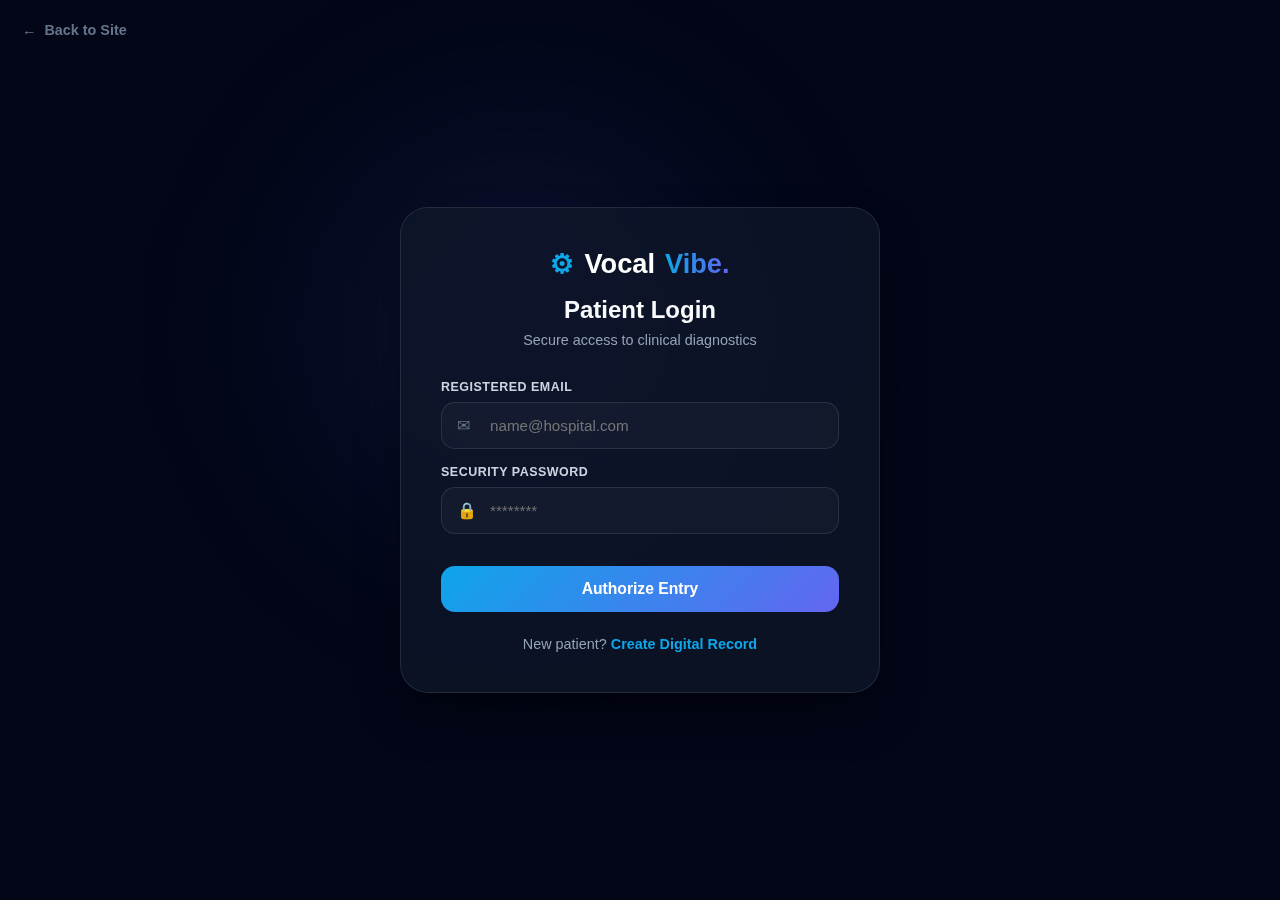
<file: frontend/history.html>
<!DOCTYPE html>
<html lang="en">
<head>
    <meta charset="UTF-8">
    <meta name="viewport" content="width=device-width, initial-scale=1.0">
    <title>Analysis History | VocalVibe Pro</title>
    <style>
        :root {
            --primary: #0ea5e9;
            --secondary: #6366f1;
            --success: #10b981;
            --warning: #f59e0b;
            --danger: #ef4444;
            --bg: #020617;
            --sidebar-bg: #0a0f1e;
            --card-bg: rgba(15, 23, 42, 0.6);
            --card-border: rgba(255, 255, 255, 0.08);
            --text-main: #f8fafc;
            --text-muted: #94a3b8;
            --muted: #94a3b8;
        }

        * { box-sizing: border-box; margin: 0; padding: 0; font-family: 'Segoe UI', 'Trebuchet MS', sans-serif; }
        body { background: var(--bg); color: var(--text-main); min-height: 100vh; display: flex; overflow-x: hidden; }

        /* Local icon shim (dashboard style) */
        .fas { display: inline-flex; align-items: center; justify-content: center; font-style: normal; line-height: 1; }
        .fa-microchip::before { content: "\2699"; }
        .fa-th-large::before { content: "\2630"; }
        .fa-microphone::before { content: "\1F3A4"; }
        .fa-history::before { content: "\1F553"; }
        .fa-sign-out-alt::before { content: "\21AA"; }
        .fa-bars::before { content: "\2261"; }
        .fa-sync-alt::before { content: "\21BB"; }
        .fa-circle::before { content: "\25CF"; }

        .sidebar {
            width: 260px; background: var(--sidebar-bg); border-right: 1px solid var(--card-border);
            display: flex; flex-direction: column; position: fixed; height: 100vh; z-index: 1000; transition: 0.3s;
            overflow: hidden;
        }
        .sidebar.collapsed { width: 80px; }
        .sidebar-header { padding: 30px 20px; display: flex; align-items: center; gap: 12px; }
        .logo-icon {
            width: 40px; height: 40px; background: linear-gradient(135deg, var(--primary), var(--secondary));
            border-radius: 10px; display: flex; align-items: center; justify-content: center; color: white;
            font-size: 1.2rem; flex-shrink: 0;
        }
        .logo-text { font-weight: 800; font-size: 1.2rem; letter-spacing: -0.5px; transition: 0.3s; }
        .sidebar.collapsed .logo-text { display: none; }
        .sidebar.collapsed .sidebar-header { justify-content: center; padding: 24px 8px; }

        .nav-menu { flex: 1; padding: 10px; }
        .nav-item {
            display: flex; align-items: center; gap: 15px; padding: 14px 20px;
            color: var(--text-muted); text-decoration: none; border-radius: 12px; margin-bottom: 5px; transition: 0.3s;
        }
        .nav-item:hover, .nav-item.active { background: rgba(14, 165, 233, 0.1); color: var(--primary); }
        .nav-item i { font-size: 1.1rem; width: 20px; text-align: center; }
        .sidebar.collapsed .nav-menu { padding: 10px 8px; }
        .sidebar.collapsed .nav-item { justify-content: center; gap: 0; padding: 14px 0; }
        .sidebar.collapsed .nav-item span { display: none; }
        .sidebar.collapsed .nav-item i { width: auto; }
        .sidebar-footer { padding: 20px; }
        .sidebar.collapsed .sidebar-footer { padding: 8px; }

        .main-content { flex: 1; margin-left: 260px; padding: 40px; transition: 0.3s; width: calc(100% - 260px); }
        .sidebar.collapsed + .main-content { margin-left: 80px; width: calc(100% - 80px); }

        header { display: flex; justify-content: space-between; align-items: center; gap: 12px; margin-bottom: 24px; }
        .welcome p { color: var(--text-muted); }
        .user-profile {
            display: flex; align-items: center; gap: 15px; background: var(--card-bg);
            padding: 8px 15px; border-radius: 50px; border: 1px solid var(--card-border);
        }
        .user-profile img { width: 35px; height: 35px; border-radius: 50%; border: 2px solid var(--primary); }

        .stats { display: grid; grid-template-columns: repeat(4, minmax(0, 1fr)); gap: 12px; margin-bottom: 16px; }

        .card {
            background: var(--card-bg);
            border: 1px solid var(--card-border);
            border-radius: 14px;
            padding: 16px;
            backdrop-filter: blur(10px);
        }

        .label { font-size: 0.78rem; color: var(--text-muted); text-transform: uppercase; letter-spacing: 0.05em; }
        .value { font-size: 1.7rem; font-weight: 800; margin-top: 6px; }

        .toolbar {
            display: flex;
            justify-content: space-between;
            gap: 10px;
            flex-wrap: wrap;
            margin-bottom: 12px;
        }

        .btn-group { display: flex; gap: 8px; }

        .btn {
            border: 1px solid var(--card-border);
            background: #18253d;
            color: var(--text-main);
            border-radius: 8px;
            padding: 8px 12px;
            cursor: pointer;
            font-size: 0.82rem;
            font-weight: 600;
        }
        .btn:hover { border-color: #335277; }
        .btn.active { background: var(--primary); border-color: var(--primary); }

        .search {
            border: 1px solid var(--card-border);
            border-radius: 8px;
            background: #0e1a2f;
            color: var(--text-main);
            padding: 8px 10px;
            min-width: 250px;
            outline: none;
        }

        .table-wrap {
            background: var(--card-bg);
            border: 1px solid var(--card-border);
            border-radius: 14px;
            overflow: auto;
            backdrop-filter: blur(10px);
        }

        table { width: 100%; border-collapse: collapse; min-width: 760px; }
        th, td { padding: 12px; border-bottom: 1px solid var(--card-border); text-align: left; font-size: 0.88rem; }
        th { color: var(--text-muted); font-size: 0.75rem; text-transform: uppercase; letter-spacing: 0.04em; }

        .pill { font-size: 0.75rem; font-weight: 700; padding: 4px 8px; border-radius: 999px; }
        .pill.low { color: #052e1f; background: #6ee7b7; }
        .pill.moderate { color: #3f2a00; background: #fcd34d; }
        .pill.high { color: #450a0a; background: #fca5a5; }

        .empty { text-align: center; color: var(--text-muted); padding: 24px; }

        /* Clinical Action Buttons */
        .history-btn {
            padding: 6px 12px;
            border-radius: 6px;
            text-decoration: none;
            font-size: 12px;
            font-weight: bold;
            color: white !important;
            display: inline-block;
            cursor: pointer;
            border: none;
            transition: 0.2s;
        }
        .history-btn:hover { transform: translateY(-1px); opacity: 0.9; }
        .high-action { background-color: var(--danger); }
        .mod-action { background-color: var(--warning); }
        .low-action { background-color: var(--success); }

        @media (max-width: 980px) {
            .sidebar { position: static; width: 100%; height: auto; }
            body { display: block; }
            .main-content { margin-left: 0; width: 100%; padding: 20px; }
            .stats { grid-template-columns: 1fr 1fr; }
            .sidebar.collapsed { width: 100%; }
            .sidebar.collapsed .logo-text { display: block; }
            .sidebar.collapsed .sidebar-header { justify-content: flex-start; padding: 30px 20px; }
            .sidebar.collapsed .nav-item { justify-content: flex-start; gap: 15px; padding: 14px 20px; }
            .sidebar.collapsed .nav-item span { display: inline; }
            .sidebar.collapsed .sidebar-footer { padding: 20px; }
        }
    </style>
</head>
<body>
    <aside class="sidebar" id="sidebar">
        <div class="sidebar-header">
            <div class="logo-icon"><i class="fas fa-microchip"></i></div>
            <div class="logo-text">Mental Stress Detection <span>Using Voice Tone Analysis</span></div>
        </div>
        <nav class="nav-menu">
            <a class="nav-item" href="dashboard.html"><i class="fas fa-th-large"></i> <span>Overview</span></a>
            <a class="nav-item" href="record.html"><i class="fas fa-microphone"></i> <span>Voice Scan</span></a>
            <a class="nav-item active" href="history.html"><i class="fas fa-history"></i> <span>History</span></a>
            <a class="nav-item" href="#" onclick="toggleSidebar(event)"><i class="fas fa-bars"></i> <span id="collapse-label">Collapse</span></a>
        </nav>
        <div class="sidebar-footer">
            <a class="nav-item" href="#" onclick="logout()" style="color:#fca5a5;"><i class="fas fa-sign-out-alt"></i> <span>Log Out</span></a>
        </div>
    </aside>

    <main class="main-content">
        <header>
            <div class="welcome">
                <h1>UserAnalysis History</h1>
                <p>Records for <span id="user-display">Loading...</span></p>
            </div>
            <div class="user-profile">
                <div style="text-align: right;">
                    <p style="font-size: 0.8rem; font-weight: 700;" id="session-pill">Session</p>
                    <p style="font-size: 0.65rem; color: var(--success);"><i class="fas fa-circle" style="font-size:0.5rem;"></i> Session Active</p>
                </div>
                <img src="https://cdn-icons-png.flaticon.com/512/3135/3135715.png" alt="Profile">
            </div>
        </header>

        <div class="stats">
            <div class="card"><div class="label">Total Analyses</div><div class="value" id="stat-total">0</div></div>
            <div class="card"><div class="label">High Stress</div><div class="value" id="stat-high" style="color:var(--danger)">0</div></div>
            <div class="card"><div class="label">Average Score</div><div class="value" id="stat-avg">0.0</div></div>
            <div class="card"><div class="label">Top Emotion</div><div class="value" id="stat-emotion" style="font-size:1.3rem">--</div></div>
        </div>

        <div class="toolbar">
            <div class="btn-group">
                <button class="btn active" data-filter="all" onclick="setFilter('all', this)">All</button>
                <button class="btn" data-filter="7" onclick="setFilter('7', this)">7 Days</button>
                <button class="btn" data-filter="30" onclick="setFilter('30', this)">30 Days</button>
            </div>
            <div class="btn-group">
                <input id="search-input" class="search" placeholder="Search emotion or stress..." oninput="applyFilters()" />
                <button class="btn" onclick="refresh()"><i class="fas fa-sync-alt"></i> Refresh</button>
            </div>
        </div>

        <div class="table-wrap">
            <table>
                <thead>
                    <tr>
                        <th>Date</th>
                        <th>Time</th>
                        <th>Stress</th>
                        <th>Emotion</th>
                        <th>Score</th>
                        <th>Audio</th>
                        <th>Clinical Action</th>
                    </tr>
                </thead>
                <tbody id="history-body"></tbody>
            </table>
            <div id="empty" class="empty" style="display:none;">No records found.</div>
        </div>
    </main>

    <script>
        const API_BASE = window.location.origin;
        let allRows = [];
        let currentFilter = 'all';

        function toggleSidebar(event) {
            if (event) event.preventDefault();
            const sidebar = document.getElementById('sidebar');
            const collapsed = sidebar.classList.toggle('collapsed');
            const label = document.getElementById('collapse-label');
            if (label) label.innerText = collapsed ? 'Expand' : 'Collapse';
        }

        function getActiveEmail() {
            const patientEmail = sessionStorage.getItem('activeUser');
            if (patientEmail) return patientEmail;

            const adminToken = localStorage.getItem('adminToken');
            const adminEmail = localStorage.getItem('adminEmail');
            if (adminToken && adminEmail) return adminEmail;

            return null;
        }

        function logout() {
            sessionStorage.removeItem('activeUser');
            localStorage.removeItem('adminToken');
            localStorage.removeItem('adminEmail');
            window.location.href = 'index.html';
        }

        function safeDate(row) {
            if (row.created_at) {
                const d = new Date(row.created_at);
                if (!Number.isNaN(d.getTime())) return d;
            }
            if (row.date) {
                const d = new Date(row.date);
                if (!Number.isNaN(d.getTime())) return d;
            }
            return null;
        }

        function setFilter(days, btn) {
            currentFilter = days;
            document.querySelectorAll('[data-filter]').forEach((b) => b.classList.remove('active'));
            btn.classList.add('active');
            applyFilters();
        }

        function stressPill(level) {
            const value = String(level || '').toLowerCase();
            if (value.includes('high')) return '<span class="pill high">High</span>';
            if (value.includes('mod')) return '<span class="pill moderate">Moderate</span>';
            return '<span class="pill low">Low</span>';
        }

        function updateStats(rows) {
            const total = rows.length;
            const highCount = rows.filter((r) => String(r.stress_level || '').toLowerCase().includes('high')).length;
            const avg = total
                ? rows.reduce((sum, r) => sum + (Number(r.score) || 0), 0) / total
                : 0;

            const emotionCount = {};
            rows.forEach((r) => {
                const key = (r.emotion || 'Unknown').trim();
                emotionCount[key] = (emotionCount[key] || 0) + 1;
            });

            let topEmotion = '--';
            let maxCount = 0;
            Object.keys(emotionCount).forEach((k) => {
                if (emotionCount[k] > maxCount) {
                    maxCount = emotionCount[k];
                    topEmotion = k;
                }
            });

            document.getElementById('stat-total').innerText = String(total);
            document.getElementById('stat-high').innerText = String(highCount);
            document.getElementById('stat-avg').innerText = avg.toFixed(1);
            document.getElementById('stat-emotion').innerText = topEmotion;
        }

        function renderTable(rows) {
            const body = document.getElementById('history-body');
            const empty = document.getElementById('empty');

            if (!rows.length) {
                body.innerHTML = '';
                empty.style.display = 'block';
                return;
            }

            empty.style.display = 'none';
            body.innerHTML = rows.map((row) => {
                const score = Number(row.score || 0).toFixed(1);
                // Backend now sends full URL for audio_file, so we use it directly to avoid broken links
                const audio = row.audio_file ? `<a class="btn" href="${row.audio_file}" target="_blank">Open</a>` : '--';
                const actionLabel = row.recommendation || 'View Report';
                const actionClass = row.action_class || 'low-action';

                return `
                    <tr>
                        <td>${row.date || '--'}</td>
                        <td>${row.time || '--:--'}</td>
                        <td>${stressPill(row.stress_level || 'Low')}</td>
                        <td>${row.emotion || 'Unknown'}</td>
                        <td>${score}</td>
                        <td>${audio}</td>
                        <td>
                            <button class="history-btn ${actionClass}" onclick="handleAction('${actionLabel}')">
                                ${actionLabel}
                            </button>
                        </td>
                    </tr>
                `;
            }).join('');
        }

        function handleAction(action) {
            if (action === "Contact Doctor") {
                alert("Redirecting to Tele-Medicine Portal...");
            } else if (action === "Breathing Exercise") {
                alert("Opening Breathing Guide...");
            } else if (action === "View Report") {
                alert("Opening Detailed Report...");
            } else {
                // Fallback for any other action
                alert("Viewing details for: " + action);
            }
        }

        function applyFilters() {
            let filtered = [...allRows];

            if (currentFilter !== 'all') {
                const days = Number(currentFilter);
                const cutoff = new Date();
                cutoff.setDate(cutoff.getDate() - days);
                filtered = filtered.filter((row) => {
                    const d = safeDate(row);
                    return d ? d >= cutoff : false;
                });
            }

            const term = document.getElementById('search-input').value.trim().toLowerCase();
            if (term) {
                filtered = filtered.filter((row) => {
                    const stress = String(row.stress_level || '').toLowerCase();
                    const emotion = String(row.emotion || '').toLowerCase();
                    return stress.includes(term) || emotion.includes(term);
                });
            }

            updateStats(filtered);
            renderTable(filtered);
        }

        async function refresh() {
            const email = getActiveEmail();
            if (!email) {
                window.location.href = 'login.html';
                return;
            }

            document.getElementById('user-display').innerText = email;
            document.getElementById('session-pill').innerText = email;

            try {
                const res = await fetch(`${API_BASE}/api/history?user_email=${encodeURIComponent(email)}`);
                if (!res.ok) throw new Error('Failed to load history.');

                const rows = await res.json();
                allRows = Array.isArray(rows) ? rows : [];
                applyFilters();
            } catch (err) {
                allRows = [];
                renderTable([]);
                updateStats([]);
                document.getElementById('empty').innerText = err.message;
                document.getElementById('empty').style.display = 'block';
            }
        }

        window.onload = refresh;
    </script>
</body>
</html>
</file>
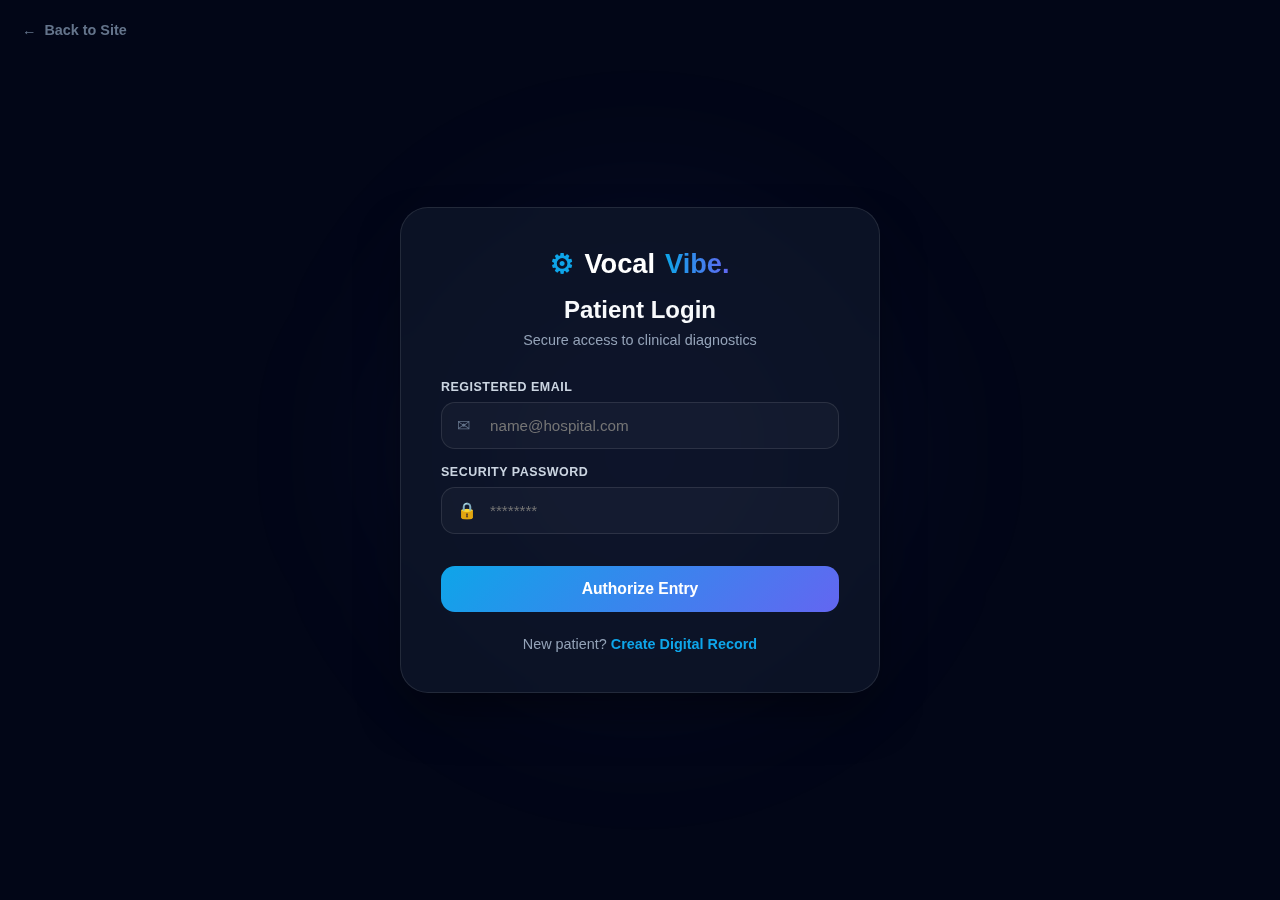
<file: frontend/login.html>
<!DOCTYPE html>
<html lang="en">
<head>
    <meta charset="UTF-8">
    <meta name="viewport" content="width=device-width, initial-scale=1.0">
    <title>Patient Portal | VocalVibe Pro Login</title>
    <style>
        :root {
            --primary: #0ea5e9;
            --secondary: #6366f1;
            --bg: #020617;
            --glass: rgba(15, 23, 42, 0.75);
            --card-border: rgba(255, 255, 255, 0.1);
        }

        * { margin: 0; padding: 0; box-sizing: border-box; font-family: 'Segoe UI', 'Trebuchet MS', sans-serif; }

        /* Local icon shim */
        .fas { display: inline-flex; align-items: center; justify-content: center; font-style: normal; line-height: 1; }
        .fa-arrow-left::before { content: "\2190"; }
        .fa-microchip::before { content: "\2699"; }
        .fa-user-circle::before { content: "\1F464"; }
        .fa-envelope::before { content: "\2709"; }
        .fa-lock::before { content: "\1F512"; }

        body {
            background-color: var(--bg);
            color: #f8fafc;
            min-height: 100vh;
            display: flex;
            align-items: center;
            justify-content: center;
            overflow: hidden;
            padding: 18px;
        }

        /* Biometric Background Effect */
        .blob {
            position: fixed;
            width: 600px;
            height: 600px;
            background: radial-gradient(circle, rgba(99, 102, 241, 0.15) 0%, transparent 70%);
            z-index: -1;
            filter: blur(80px);
            animation: move 15s infinite alternate;
            pointer-events: none;
        }

        @keyframes move {
            from { transform: translate(-20%, -20%); }
            to { transform: translate(20%, 20%); }
        }

        .auth-card {
            background: var(--glass);
            backdrop-filter: blur(20px);
            padding: 2.5rem;
            border-radius: 28px;
            border: 1px solid var(--card-border);
            width: 100%;
            max-width: 480px;
            box-shadow: 0 25px 50px -12px rgba(0, 0, 0, 0.5);
        }

        .header-section { text-align: center; margin-bottom: 2rem; }

        .logo {
            font-size: 1.7rem;
            font-weight: 800;
            color: white;
            text-decoration: none;
            display: flex;
            align-items: center;
            justify-content: center;
            gap: 10px;
            margin-bottom: 1rem;
        }

        .logo i { color: var(--primary); }
        .logo span { background: linear-gradient(to right, var(--primary), var(--secondary)); -webkit-background-clip: text; -webkit-text-fill-color: transparent; }

        .header-section h2 { font-size: 1.5rem; margin-bottom: 0.5rem; }
        .header-section p { color: #94a3b8; font-size: 0.9rem; }

        /* Notification Box */
        .msg {
            padding: 12px;
            border-radius: 10px;
            margin-bottom: 1rem;
            font-size: 0.85rem;
            display: none;
            border: 1px solid transparent;
        }
        .msg.success { background: rgba(16, 185, 129, 0.1); color: #6ee7b7; border-color: rgba(16, 185, 129, 0.2); }

        .input-group { margin-bottom: 1rem; }
        .input-group label {
            display: block;
            font-size: 0.78rem;
            font-weight: 600;
            color: #cbd5e1;
            margin-bottom: 8px;
            text-transform: uppercase;
            letter-spacing: 0.5px;
        }

        .input-wrapper { position: relative; display: flex; align-items: center; }
        .input-wrapper i { position: absolute; left: 16px; color: #64748b; font-size: 1rem; }

        .input-group input {
            width: 100%;
            padding: 14px 16px 14px 48px;
            background: rgba(255, 255, 255, 0.03);
            border: 1px solid var(--card-border);
            border-radius: 14px;
            color: white;
            font-size: 0.95rem;
            outline: none;
            transition: 0.2s;
        }

        .btn-auth {
            width: 100%;
            padding: 14px;
            background: linear-gradient(135deg, var(--primary), var(--secondary));
            color: white;
            border: none;
            border-radius: 14px;
            font-weight: 700;
            font-size: 0.98rem;
            cursor: pointer;
            transition: 0.2s;
            margin-top: 1rem;
        }

        .btn-auth:hover { transform: translateY(-1px); box-shadow: 0 10px 20px rgba(14, 165, 233, 0.3); }

        .toggle-text { text-align: center; margin-top: 1.5rem; color: #94a3b8; font-size: 0.9rem; }
        .toggle-text span { color: var(--primary); font-weight: 700; cursor: pointer; }

        .back-home {
            position: fixed;
            top: 22px;
            left: 22px;
            color: #64748b;
            text-decoration: none;
            font-size: 0.9rem;
            font-weight: 600;
            display: flex;
            align-items: center;
            gap: 8px;
        }
    </style>
</head>
<body>
<div class="blob"></div>

<a href="index.html" class="back-home"><i class="fas fa-arrow-left"></i> Back to Site</a>

<div class="auth-card">
    <div class="header-section">
        <div class="logo"><i class="fas fa-microchip"></i> Vocal<span>Vibe.</span></div>
        <h2 id="auth-title">Patient Login</h2>
        <p id="auth-desc">Secure access to clinical diagnostics</p>
    </div>

    <div id="msg-box" class="msg"></div>

    <form id="auth-form" onsubmit="handleAuth(event)">
        <div class="input-group" id="name-group" style="display: none;">
            <label>Full Patient Name</label>
            <div class="input-wrapper">
                <i class="fas fa-user-circle"></i>
                <input type="text" id="patientName" placeholder="Enter full name">
            </div>
        </div>

        <div class="input-group">
            <label>Registered Email</label>
            <div class="input-wrapper">
                <i class="fas fa-envelope"></i>
                <input type="email" id="patientEmail" placeholder="name@hospital.com" required>
            </div>
        </div>

        <div class="input-group">
            <label>Security Password</label>
            <div class="input-wrapper">
                <i class="fas fa-lock"></i>
                <input type="password" id="patientPassword" placeholder="********" required>
            </div>
        </div>

        <button type="submit" class="btn-auth" id="auth-btn">Authorize Entry</button>
    </form>

    <div class="toggle-text">
        <p id="toggle-p">New patient? <span onclick="toggleMode()">Create Digital Record</span></p>
    </div>
</div>

<script>
    let isLoginMode = true;

    function toggleMode() {
        isLoginMode = !isLoginMode;
        document.getElementById('auth-title').innerText = isLoginMode ? 'Patient Login' : 'Register Record';
        document.getElementById('auth-desc').innerText = isLoginMode ? 'Secure access to clinical diagnostics' : 'Create your patient record securely';
        document.getElementById('name-group').style.display = isLoginMode ? 'none' : 'block';
        document.getElementById('auth-btn').innerText = isLoginMode ? 'Authorize Entry' : 'Create Record';
        document.getElementById('toggle-p').innerHTML = isLoginMode
            ? 'New patient? <span onclick="toggleMode()">Create Digital Record</span>'
            : 'Already registered? <span onclick="toggleMode()">Authorize Login</span>';
        document.getElementById('msg-box').style.display = 'none';
    }

    // --- REPAIRED LOGIN LOGIC ---
    function handleAuth(e) {
        e.preventDefault(); 
        
        const email = document.getElementById('patientEmail').value;
        const nameInput = document.getElementById('patientName').value;
        
        // If name is empty, use the part of email before '@' as the name
        const name = nameInput ? nameInput : email.split('@')[0]; 

        // 1. Give visual feedback
        const msgBox = document.getElementById('msg-box');
        msgBox.innerText = "Identity Verified. Accessing Dashboard...";
        msgBox.className = "msg success";
        msgBox.style.display = "block";

        // 2. Save session data (This ensures dashboard.html displays your profile)
        sessionStorage.setItem('activeUser', email);
        sessionStorage.setItem('userName', name);

        // 3. REDIRECT IMMEDIATELY ON CLICK
        console.log("Redirecting to your profile...");
        setTimeout(() => {
            window.location.href = 'dashboard.html';
        }, 500);
    }

    window.onload = () => {
        // We only clear the session if the user manually reloads this page
        // so that they are forced to see the login form.
        const params = new URLSearchParams(window.location.search);
        if (params.get('mode') === 'register' && isLoginMode) {
            toggleMode();
        }
    };
</script>
</body>
</html>
</file>
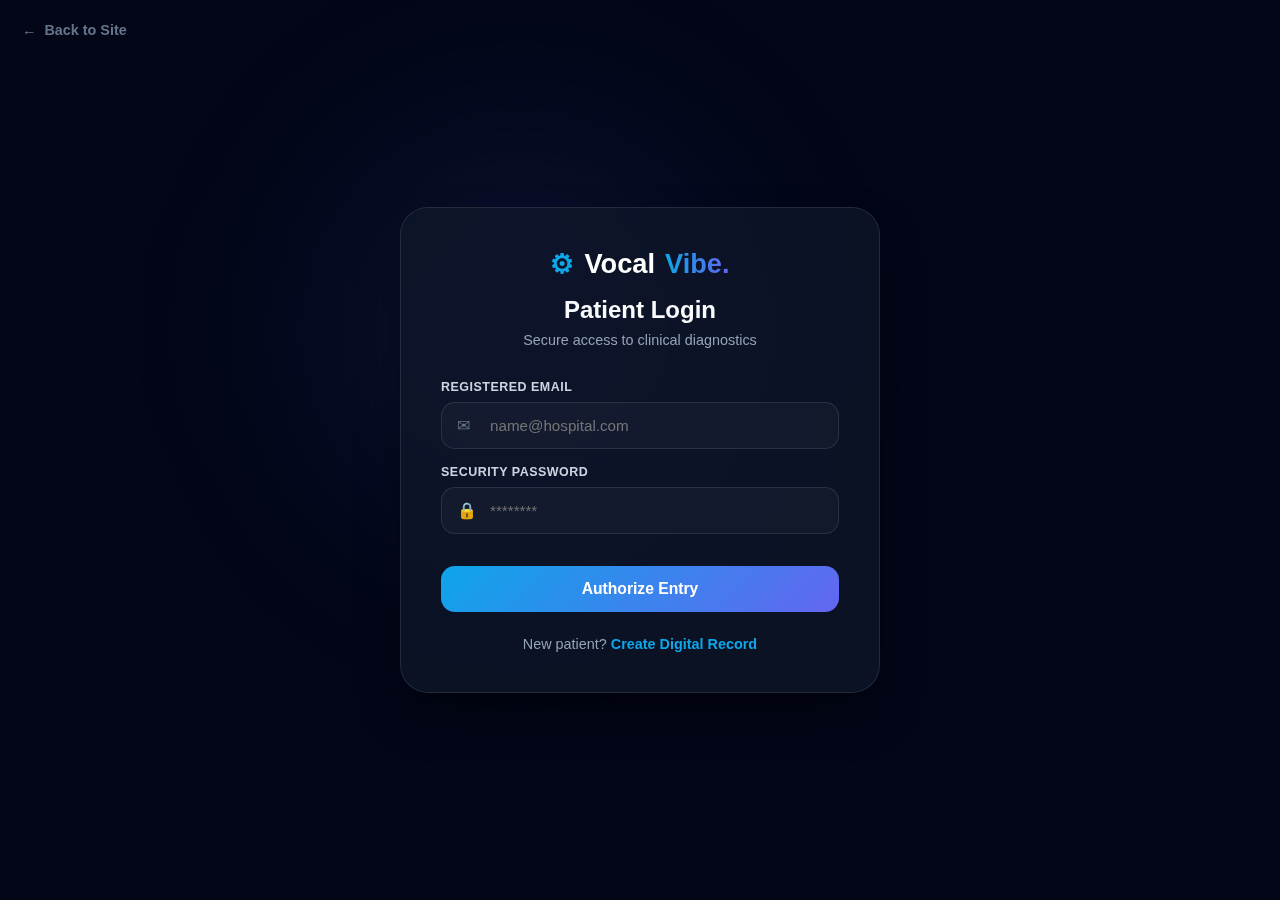
<file: frontend/record.html>
<!DOCTYPE html>
<html lang="en">
<head>
    <meta charset="UTF-8">
    <meta name="viewport" content="width=device-width, initial-scale=1.0">
    <title>Voice Scan | Mental Stress Detection</title>
    <style>
        :root {
            --primary: #0ea5e9;
            --secondary: #6366f1;
            --success: #10b981;
            --danger: #ef4444;
            --warning: #f59e0b;
            --bg: #020617;
            --sidebar-bg: #0a0f1e;
            --card-bg: rgba(15, 23, 42, 0.6);
            --card-border: rgba(255, 255, 255, 0.08);
            --text-main: #f8fafc;
            --text-muted: #94a3b8;
            --muted: #94a3b8;
        }

        * { box-sizing: border-box; margin: 0; padding: 0; font-family: 'Segoe UI', 'Trebuchet MS', sans-serif; }
        body { background: var(--bg); color: var(--text-main); min-height: 100vh; display: flex; overflow-x: hidden; }

        /* Local icon shim (dashboard style) */
        .fas { display: inline-flex; align-items: center; justify-content: center; font-style: normal; line-height: 1; }
        .fa-microchip::before { content: "\2699"; }
        .fa-th-large::before { content: "\2630"; }
        .fa-microphone::before { content: "\1F3A4"; }
        .fa-history::before { content: "\1F553"; }
        .fa-sign-out-alt::before { content: "\21AA"; }
        .fa-bars::before { content: "\2261"; }
        .fa-circle::before { content: "\25CF"; }
        .fa-play::before { content: "\25B6"; }
        .fa-brain::before { content: "\1F9E0"; }
        .fa-redo::before { content: "\21BB"; }
        .fa-cloud-upload-alt::before { content: "\2601"; }
        .fa-stop::before { content: "\25A0"; }
        .fa-spinner::before { content: "\25D4"; }
        .fa-spin { animation: spin 1s linear infinite; }
        @keyframes spin { from { transform: rotate(0deg); } to { transform: rotate(360deg); } }

        .sidebar {
            width: 260px; background: var(--sidebar-bg); border-right: 1px solid var(--card-border);
            display: flex; flex-direction: column; position: fixed; height: 100vh; z-index: 1000; transition: 0.3s;
            overflow: hidden;
        }
        .sidebar.collapsed { width: 80px; }
        .sidebar-header { padding: 30px 20px; display: flex; align-items: center; gap: 12px; }
        .logo-icon {
            width: 40px; height: 40px; background: linear-gradient(135deg, var(--primary), var(--secondary));
            border-radius: 10px; display: flex; align-items: center; justify-content: center; color: white;
            font-size: 1.2rem; flex-shrink: 0;
        }
        .logo-text { font-weight: 800; font-size: 1.2rem; letter-spacing: -0.5px; transition: 0.3s; }
        .sidebar.collapsed .logo-text { display: none; }
        .sidebar.collapsed .sidebar-header { justify-content: center; padding: 24px 8px; }

        .nav-menu { flex: 1; padding: 10px; }
        .nav-item {
            display: flex; align-items: center; gap: 15px; padding: 14px 20px;
            color: var(--text-muted); text-decoration: none; border-radius: 12px; margin-bottom: 5px; transition: 0.3s;
        }
        .nav-item:hover, .nav-item.active { background: rgba(14, 165, 233, 0.1); color: var(--primary); }
        .nav-item i { font-size: 1.1rem; width: 20px; text-align: center; }
        .sidebar.collapsed .nav-menu { padding: 10px 8px; }
        .sidebar.collapsed .nav-item { justify-content: center; gap: 0; padding: 14px 0; }
        .sidebar.collapsed .nav-item span { display: none; }
        .sidebar.collapsed .nav-item i { width: auto; }
        .sidebar-footer { padding: 20px; }
        .sidebar.collapsed .sidebar-footer { padding: 8px; }

        .main-content { flex: 1; margin-left: 260px; padding: 40px; transition: 0.3s; width: calc(100% - 260px); }
        .sidebar.collapsed + .main-content { margin-left: 80px; width: calc(100% - 80px); }

        header { display: flex; justify-content: space-between; align-items: center; margin-bottom: 30px; }
        .welcome p { color: var(--text-muted); }
        .user-profile {
            display: flex; align-items: center; gap: 15px; background: var(--card-bg);
            padding: 8px 15px; border-radius: 50px; border: 1px solid var(--card-border);
        }
        .user-profile img { width: 35px; height: 35px; border-radius: 50%; border: 2px solid var(--primary); }

        .record-card {
            max-width: 820px;
            margin: 0 auto;
            background: var(--card-bg);
            border: 1px solid var(--card-border);
            border-radius: 24px;
            padding: 28px;
            text-align: center;
            backdrop-filter: blur(10px);
        }

        .pulse-wrapper {
            position: relative;
            width: 280px;
            height: 280px;
            margin: 0 auto 20px;
            display: flex;
            align-items: center;
            justify-content: center;
        }

        .pulse-ring {
            position: absolute;
            inset: 0;
            border: 2px solid var(--primary);
            border-radius: 999px;
            opacity: 0;
        }

        .recording .pulse-ring { animation: pulse 2s infinite; opacity: 0.55; }
        .recording .pulse-ring:nth-child(2) { animation-delay: 0.5s; }
        .recording .pulse-ring:nth-child(3) { animation-delay: 1s; }

        @keyframes pulse {
            from { transform: scale(0.8); opacity: 0.55; }
            to { transform: scale(1.5); opacity: 0; }
        }

        .mic-btn {
            width: 96px;
            height: 96px;
            border: none;
            border-radius: 999px;
            color: white;
            background: linear-gradient(135deg, var(--primary), var(--secondary));
            cursor: pointer;
            font-size: 2rem;
            z-index: 1;
        }

        .mic-btn.recording { background: var(--danger); }

        .timer {
            font-family: Consolas, monospace;
            font-weight: 800;
            font-size: 2rem;
            margin-bottom: 8px;
        }

        .status { color: var(--muted); margin-bottom: 18px; }

        .msg {
            display: none;
            text-align: left;
            border-radius: 10px;
            padding: 10px 12px;
            margin-bottom: 12px;
            font-size: 0.9rem;
            border: 1px solid var(--card-border);
        }
        .msg.error { color: #fecaca; background: rgba(239, 68, 68, 0.12); border-color: rgba(239, 68, 68, 0.3); }
        .msg.success { color: #bbf7d0; background: rgba(16, 185, 129, 0.12); border-color: rgba(16, 185, 129, 0.3); }

        .actions {
            display: flex;
            justify-content: center;
            flex-wrap: wrap;
            gap: 10px;
            margin-bottom: 16px;
        }

        .btn {
            border: 1px solid var(--card-border);
            background: #18253d;
            color: var(--text-main);
            border-radius: 8px;
            padding: 10px 14px;
            cursor: pointer;
            font-size: 0.85rem;
            font-weight: 700;
        }
        .btn:hover { border-color: #335277; }
        .btn.primary { background: var(--primary); border-color: var(--primary); }
        .btn:disabled { opacity: 0.6; cursor: not-allowed; }

        .upload-box {
            border: 1px dashed var(--card-border);
            border-radius: 12px;
            padding: 18px;
            color: var(--text-muted);
            cursor: pointer;
            background: rgba(255,255,255,0.02);
        }
        .upload-box:hover { border-color: #335277; color: #cbd5e1; }

        .quick-panel {
            text-align: left;
            background: rgba(30, 41, 59, 0.45);
            border: 1px solid var(--card-border);
            border-radius: 14px;
            padding: 14px;
            margin-bottom: 16px;
        }
        .quick-label {
            font-size: 0.72rem;
            font-weight: 800;
            color: var(--primary);
            text-transform: uppercase;
            letter-spacing: 0.05em;
            margin-bottom: 8px;
        }
        .quick-text {
            color: #e2e8f0;
            font-size: 0.9rem;
            line-height: 1.6;
            margin-bottom: 12px;
        }
        .quick-meta {
            display: flex;
            justify-content: space-between;
            gap: 12px;
            flex-wrap: wrap;
        }
        .quick-chip {
            border: 1px solid var(--card-border);
            background: rgba(2, 6, 23, 0.5);
            border-radius: 999px;
            padding: 6px 10px;
            font-size: 0.78rem;
            color: var(--text-muted);
        }

        @media (max-width: 980px) {
            .sidebar { position: static; width: 100%; height: auto; }
            body { display: block; }
            .main-content { margin-left: 0; width: 100%; padding: 20px; }
            .sidebar.collapsed + .main-content { margin-left: 0; width: 100%; }
            .pulse-wrapper { width: 230px; height: 230px; }
            
            .nav-menu { display: flex; flex-wrap: wrap; justify-content: center; gap: 5px; }
            .nav-item { margin-bottom: 0; padding: 10px 15px; }
            header { flex-direction: column; text-align: center; gap: 15px; }
            
            .sidebar.collapsed { width: 100%; }
            .sidebar.collapsed .logo-text { display: block; }
            .sidebar.collapsed .sidebar-header { justify-content: center; padding: 30px 20px; }
            .sidebar.collapsed .nav-item { justify-content: center; gap: 10px; padding: 10px 15px; }
            .sidebar.collapsed .nav-item span { display: inline; }
        }
    </style>
</head>
<body>
    <aside class="sidebar" id="sidebar">
        <div class="sidebar-header">
            <div class="logo-icon"><i class="fas fa-microchip"></i></div>
            <div class="logo-text">Mental Stress Detection <span>Using Voice Tone Analysis</span></div>
        </div>
        <nav class="nav-menu">
            <a class="nav-item" href="dashboard.html"><i class="fas fa-th-large"></i> <span>Overview</span></a>
            <a class="nav-item active" href="record.html"><i class="fas fa-microphone"></i> <span>Voice Scan</span></a>
            <a class="nav-item" href="history.html"><i class="fas fa-history"></i> <span>History</span></a>
            <a class="nav-item" href="#" onclick="toggleSidebar(event)"><i class="fas fa-bars"></i> <span id="collapse-label">Collapse</span></a>
        </nav>
        <div class="sidebar-footer">
            <a class="nav-item" href="#" onclick="logout()" style="color:#fca5a5;"><i class="fas fa-sign-out-alt"></i> <span>Log Out</span></a>
        </div>
    </aside>

    <main class="main-content">
        <header>
            <div class="welcome">
                <h1>Voice Stress Scan</h1>
                <p>Record or upload audio for stress analysis</p>
            </div>
            <div class="user-profile">
                <div style="text-align: right;">
                    <p style="font-size: 0.8rem; font-weight: 700;" id="user-pill">Loading session...</p>
                    <p style="font-size: 0.65rem; color: var(--success);"><i class="fas fa-circle" style="font-size:0.5rem;"></i> Session Active</p>
                </div>
                <img src="https://cdn-icons-png.flaticon.com/512/3135/3135715.png" alt="Profile">
            </div>
        </header>

        <section class="record-card">
            <div id="error-msg" class="msg error"></div>
            <div id="success-msg" class="msg success"></div>

            <div id="quick-panel" class="quick-panel" style="display:none;">
                <div class="quick-label">Quick Scan Paragraph</div>
                <p id="quick-text" class="quick-text"></p>
                <div class="quick-meta">
                    <div id="quick-status" class="quick-chip">Reading check: Waiting...</div>
                    <div id="quick-progress" class="quick-chip">Progress: 0%</div>
                </div>
            </div>

            <div class="pulse-wrapper" id="pulse-wrap">
                <div class="pulse-ring"></div>
                <div class="pulse-ring"></div>
                <div class="pulse-ring"></div>
                <button id="record-btn" class="mic-btn" title="Start/Stop Recording">
                    <i class="fas fa-microphone"></i>
                </button>
            </div>

            <div class="timer" id="timer">00:00</div>
            <p id="status-text" class="status">Click microphone to start recording.</p>

            <div class="actions">
                <button id="play-btn" class="btn" onclick="playRecording()" disabled><i class="fas fa-play"></i> Playback</button>
                <button id="analyze-btn" class="btn primary" onclick="submitAudio()" disabled><i class="fas fa-brain"></i> Analyze Tone</button>
                <button id="reset-btn" class="btn" onclick="resetRecording()" disabled><i class="fas fa-redo"></i> Reset</button>
            </div>

            <label class="upload-box" for="file-input">
                <div><i class="fas fa-cloud-upload-alt"></i> Import Audio File</div>
                <div style="font-size:0.82rem; margin-top:6px;">WAV / MP3 / M4A supported</div>
            </label>
            <input id="file-input" type="file" accept="audio/*" style="display:none;" />
        </section>
    </main>

    <script>
    const API_BASE = window.location.origin;
    let mediaRecorder = null;
    let chunks = [];
    let currentBlob = null;
    let timerId = null;
    let startedAt = 0;
    let recordedDurationSec = 0;
    let playbackAudio = null;
    let quickScanMode = false;
    let speechRecognition = null;
    let speechTranscript = "";
    let speechInterim = "";
    const QUICK_SCAN_TEXT = "This is a standard reading passage for voice scan. Please read this paragraph clearly at a natural pace. Keep your voice steady and continue reading until recording stops.";
    const QUICK_SCAN_WORDS = QUICK_SCAN_TEXT.toLowerCase().replace(/[^a-z0-9\s]/g, " ").split(/\s+/).filter(Boolean);

    const recordBtn = document.getElementById('record-btn');
    const pulseWrap = document.getElementById('pulse-wrap');
    const timerEl = document.getElementById('timer');
    const statusText = document.getElementById('status-text');
    const playBtn = document.getElementById('play-btn');
    const analyzeBtn = document.getElementById('analyze-btn');
    const resetBtn = document.getElementById('reset-btn');

    function normalizeWords(text) {
        return (text || "")
            .toLowerCase()
            .replace(/[^a-z0-9\s]/g, " ")
            .split(/\s+/)
            .filter(Boolean);
    }

    function readingProgressPercent(transcriptText) {
        if (!QUICK_SCAN_WORDS.length) return 0;
        const spoken = normalizeWords(transcriptText);
        if (!spoken.length) return 0;

        let i = 0;
        let j = 0;
        while (i < QUICK_SCAN_WORDS.length && j < spoken.length) {
            if (QUICK_SCAN_WORDS[i] === spoken[j]) {
                i += 1;
            }
            j += 1;
        }
        return Math.min(100, Math.round((i / QUICK_SCAN_WORDS.length) * 100));
    }

    function updateQuickReadingUI() {
        const progressEl = document.getElementById('quick-progress');
        const statusEl = document.getElementById('quick-status');
        if (!progressEl || !statusEl) return;

        const progress = readingProgressPercent(`${speechTranscript} ${speechInterim}`.trim());
        progressEl.innerText = `Progress: ${progress}%`;

        if (progress >= 70) {
            statusEl.innerText = 'Reading check: Good reading detected';
            statusEl.style.color = '#10b981';
            return;
        }
        if (progress >= 35) {
            statusEl.innerText = 'Reading check: Partial paragraph detected';
            statusEl.style.color = '#f59e0b';
            return;
        }
        if (speechTranscript.trim() || speechInterim.trim()) {
            statusEl.innerText = 'Reading check: Voice detected, keep reading paragraph';
            statusEl.style.color = '#f59e0b';
            return;
        }
        statusEl.innerText = 'Reading check: Waiting for speech...';
        statusEl.style.color = 'var(--text-muted)';
    }

    function stopReadingMonitor() {
        if (!speechRecognition) return;
        try {
            speechRecognition.stop();
        } catch (err) {
            console.error('Speech recognition stop error:', err);
        }
    }

    function startReadingMonitor() {
        if (!quickScanMode) return;

        speechTranscript = '';
        speechInterim = '';
        updateQuickReadingUI();

        const Recognition = window.SpeechRecognition || window.webkitSpeechRecognition;
        if (!Recognition) {
            const statusEl = document.getElementById('quick-status');
            if (statusEl) {
                statusEl.innerText = 'Reading check: Browser does not support live speech check';
                statusEl.style.color = '#f59e0b';
            }
            return;
        }

        try {
            speechRecognition = new Recognition();
            speechRecognition.lang = 'en-US';
            speechRecognition.interimResults = true;
            speechRecognition.continuous = true;

            speechRecognition.onresult = (event) => {
                let interim = '';
                for (let i = event.resultIndex; i < event.results.length; i += 1) {
                    const text = event.results[i][0] ? event.results[i][0].transcript : '';
                    if (event.results[i].isFinal) {
                        speechTranscript += ` ${text}`;
                    } else {
                        interim += ` ${text}`;
                    }
                }
                speechInterim = interim;
                updateQuickReadingUI();
            };

            speechRecognition.onerror = () => {
                const statusEl = document.getElementById('quick-status');
                if (statusEl && statusEl.innerText.indexOf('Good reading detected') === -1) {
                    statusEl.innerText = 'Reading check: Speech check interrupted, continue recording';
                    statusEl.style.color = '#f59e0b';
                }
            };

            speechRecognition.start();
        } catch (err) {
            console.error('Speech recognition start error:', err);
        }
    }

    function setupQuickScanMode() {
        const params = new URLSearchParams(window.location.search);
        quickScanMode = (params.get('mode') || '').toLowerCase() === 'quick';
        if (!quickScanMode) return;

        const panel = document.getElementById('quick-panel');
        const textEl = document.getElementById('quick-text');
        if (panel) panel.style.display = 'block';
        if (textEl) textEl.innerText = QUICK_SCAN_TEXT;
        setStatus('Quick Scan mode: Read the paragraph while recording.', '--primary');
        updateQuickReadingUI();
    }

    function toggleSidebar(event) {
        if (event) event.preventDefault();
        const sidebar = document.getElementById('sidebar');
        const collapsed = sidebar.classList.toggle('collapsed');
        const label = document.getElementById('collapse-label');
        if (label) label.innerText = collapsed ? 'Expand' : 'Collapse';
    }

    // --- AUTHENTICATION ---
    function getActiveEmail() {
        const patientEmail = sessionStorage.getItem('activeUser');
        if (patientEmail) return patientEmail;
        const adminEmail = localStorage.getItem('adminEmail');
        if (adminEmail) return adminEmail;
        return null;
    }

    // --- UI MESSAGING ---
    function showMsg(text, type) {
        const errorEl = document.getElementById('error-msg');
        const successEl = document.getElementById('success-msg');
        errorEl.style.display = 'none';
        successEl.style.display = 'none';

        const el = type === 'error' ? errorEl : successEl;
        el.textContent = text;
        el.style.display = 'block';
    }

    function clearMsg() {
        document.getElementById('error-msg').style.display = 'none';
        document.getElementById('success-msg').style.display = 'none';
    }

    function setActionState(hasAudio) {
        playBtn.disabled = !hasAudio;
        analyzeBtn.disabled = !hasAudio;
        resetBtn.disabled = !hasAudio;
    }

    function setStatus(text, colorVar) {
        statusText.textContent = text;
        statusText.style.color = colorVar ? `var(${colorVar})` : 'var(--muted)';
    }

    // --- AUDIO FORMAT HELPERS ---
    function encodeWavFromAudioBuffer(audioBuffer) {
        const channels = audioBuffer.numberOfChannels;
        const sampleRate = audioBuffer.sampleRate;
        const samples = audioBuffer.length;
        const bytesPerSample = 2;
        const blockAlign = channels * bytesPerSample;
        const byteRate = sampleRate * blockAlign;
        const dataSize = samples * blockAlign;
        const buffer = new ArrayBuffer(44 + dataSize);
        const view = new DataView(buffer);

        function writeStr(offset, text) {
            for (let i = 0; i < text.length; i += 1) view.setUint8(offset + i, text.charCodeAt(i));
        }

        writeStr(0, 'RIFF');
        view.setUint32(4, 36 + dataSize, true);
        writeStr(8, 'WAVE');
        writeStr(12, 'fmt ');
        view.setUint32(16, 16, true);
        view.setUint16(20, 1, true); // PCM
        view.setUint16(22, channels, true);
        view.setUint32(24, sampleRate, true);
        view.setUint32(28, byteRate, true);
        view.setUint16(32, blockAlign, true);
        view.setUint16(34, 16, true);
        writeStr(36, 'data');
        view.setUint32(40, dataSize, true);

        const channelData = [];
        for (let c = 0; c < channels; c += 1) channelData.push(audioBuffer.getChannelData(c));

        let offset = 44;
        for (let i = 0; i < samples; i += 1) {
            for (let c = 0; c < channels; c += 1) {
                const s = Math.max(-1, Math.min(1, channelData[c][i]));
                view.setInt16(offset, s < 0 ? s * 0x8000 : s * 0x7fff, true);
                offset += 2;
            }
        }

        return new Blob([buffer], { type: 'audio/wav' });
    }

    async function convertBlobToWav(blob) {
        const audioContext = new (window.AudioContext || window.webkitAudioContext)();
        try {
            const arrayBuffer = await blob.arrayBuffer();
            const decoded = await audioContext.decodeAudioData(arrayBuffer.slice(0));
            return encodeWavFromAudioBuffer(decoded);
        } finally {
            await audioContext.close();
        }
    }

    // --- TIMER ---
    function updateTimer() {
        const sec = Math.floor((Date.now() - startedAt) / 1000);
        const mm = String(Math.floor(sec / 60)).padStart(2, '0');
        const ss = String(sec % 60).padStart(2, '0');
        timerEl.textContent = `${mm}:${ss}`;
    }

    function resetTimer() {
        if (timerId) clearInterval(timerId);
        timerId = null;
        timerEl.textContent = '00:00';
    }

    // --- RECORDING CORE ---
    async function startRecording() {
        clearMsg();
        chunks = []; // Reset chunks for new recording

        if (!navigator.mediaDevices || !navigator.mediaDevices.getUserMedia) {
            showMsg('Audio recording is not supported in this browser.', 'error');
            return;
        }

        try {
            const stream = await navigator.mediaDevices.getUserMedia({ audio: true });
            
            // Determine best supported MIME type
            const mimeType = MediaRecorder.isTypeSupported('audio/webm;codecs=opus') 
                             ? 'audio/webm;codecs=opus' 
                             : 'audio/webm';

            mediaRecorder = new MediaRecorder(stream, { mimeType });

            mediaRecorder.ondataavailable = (e) => {
                if (e.data && e.data.size > 0) chunks.push(e.data);
            };

            mediaRecorder.onstart = () => {
                startedAt = Date.now();
                recordedDurationSec = 0;
                timerId = setInterval(updateTimer, 1000);
                pulseWrap.classList.add('recording');
                recordBtn.classList.add('recording');
                recordBtn.innerHTML = '<i class="fas fa-stop"></i>';
                if (quickScanMode) {
                    setStatus('Recording... Read the paragraph on screen.', '--danger');
                    startReadingMonitor();
                } else {
                    setStatus('Recording... Speak as long as needed.', '--danger');
                }
                setActionState(false);
            };

            mediaRecorder.onstop = () => {
                stopReadingMonitor();
                recordedDurationSec = Math.max(0, (Date.now() - startedAt) / 1000);
                resetTimer();
                pulseWrap.classList.remove('recording');
                recordBtn.classList.remove('recording');
                recordBtn.innerHTML = '<i class="fas fa-microphone"></i>';

                // Stop the hardware microphone
                stream.getTracks().forEach(track => track.stop());

                // Create the final Blob
                currentBlob = new Blob(chunks, { type: mimeType });
                
                if (currentBlob.size > 2000) { // Ensure at least ~2KB captured
                    if (quickScanMode) {
                        const progress = readingProgressPercent(speechTranscript);
                        if (progress >= 70) {
                            setStatus('Voice captured. Reading quality check passed.', '--success');
                        } else if (progress >= 35) {
                            setStatus('Voice captured. Partial reading detected, try clearer reading.', '--warning');
                        } else {
                            setStatus('Voice captured, but reading was not clearly detected.', '--warning');
                        }
                        updateQuickReadingUI();
                    } else {
                        setStatus('Voice captured successfully.', '--success');
                    }
                    setActionState(true);
                } else {
                    setStatus('Recording too short. Please try again.', '--muted');
                    currentBlob = null;
                    setActionState(false);
                }
            };

            mediaRecorder.start();
        } catch (err) {
            console.error(err);
            showMsg('Microphone access denied or unavailable.', 'error');
        }
    }

    recordBtn.addEventListener('click', () => {
        if (!mediaRecorder || mediaRecorder.state === 'inactive') {
            startRecording();
        } else {
            mediaRecorder.stop();
        }
    });

    // --- PLAYBACK ---
    function playRecording() {
        if (!currentBlob) return;
        if (playbackAudio) playbackAudio.pause();

        const url = URL.createObjectURL(currentBlob);
        playbackAudio = new Audio(url);
        playbackAudio.onended = () => URL.revokeObjectURL(url);
        playbackAudio.play();
        setStatus('Playing back recording...', '--primary');
    }

    // --- SUBMISSION (FIXES 400 ERROR) ---
    async function submitAudio() {
        clearMsg();
        if (!currentBlob) {
            showMsg('Please record audio first.', 'error');
            return;
        }
        if (!(currentBlob instanceof File) && recordedDurationSec > 0 && recordedDurationSec < 3) {
            showMsg('Please record at least 3 seconds of clear speech.', 'error');
            return;
        }

        const email = getActiveEmail();
        if (!email) {
            window.location.href = 'login.html';
            return;
        }

        analyzeBtn.disabled = true;
        analyzeBtn.innerHTML = '<i class="fas fa-spinner fa-spin"></i> Analyzing...';
        setStatus('Uploading to AI Engine...', '--muted');

        const form = new FormData();
        let uploadBlob = currentBlob;
        const namedFile = typeof currentBlob.name === 'string' && currentBlob.name.length > 0;
        let uploadName = namedFile ? currentBlob.name : 'voice_capture.webm';

        try {
            const isWav = (currentBlob.type || '').toLowerCase().includes('wav') || (namedFile && uploadName.toLowerCase().endsWith('.wav'));
            if (!isWav) {
                setStatus('Converting audio to WAV...', '--muted');
                uploadBlob = await convertBlobToWav(currentBlob);
                uploadName = 'voice_capture.wav';
            }
        } catch (convErr) {
            showMsg('Could not process recorded audio. Please upload a WAV file.', 'error');
            console.error('Audio conversion error:', convErr);
            analyzeBtn.disabled = false;
            analyzeBtn.innerHTML = '<i class="fas fa-brain"></i> Analyze Tone';
            return;
        }

        form.append('audio', uploadBlob, uploadName);
        form.append('user_email', email);

        try {
            const res = await fetch(`${API_BASE}/api/upload`, {
                method: 'POST',
                body: form // Note: No 'Content-Type' header here. Let the browser handle it.
            });
            const rawBody = await res.text();
            let data = {};
            try {
                data = rawBody ? JSON.parse(rawBody) : {};
            } catch {
                data = {};
            }

            if (!res.ok || data.status !== 'success') {
                const details = data.message || rawBody || `Request failed with status ${res.status}`;
                throw new Error(details);
            }

            showMsg('Analysis complete! Redirecting...', 'success');
            setTimeout(() => { window.location.href = 'history.html'; }, 1200);
        } catch (err) {
            showMsg(err.message || 'The server encountered an error during analysis.', 'error');
            console.error("Analysis Error:", err);
        } finally {
            analyzeBtn.disabled = false;
            analyzeBtn.innerHTML = '<i class="fas fa-brain"></i> Analyze Tone';
        }
    }

    // --- UTILS ---
    function resetRecording() {
        if (mediaRecorder && mediaRecorder.state !== 'inactive') mediaRecorder.stop();
        stopReadingMonitor();
        currentBlob = null;
        recordedDurationSec = 0;
        chunks = [];
        speechTranscript = '';
        speechInterim = '';
        if (playbackAudio) playbackAudio.pause();
        resetTimer();
        pulseWrap.classList.remove('recording');
        recordBtn.classList.remove('recording');
        recordBtn.innerHTML = '<i class="fas fa-microphone"></i>';
        setActionState(false);
        if (quickScanMode) {
            setStatus('Quick Scan mode: Click microphone and read the paragraph.', '--muted');
            updateQuickReadingUI();
        } else {
            setStatus('Click microphone to start recording.', '--muted');
        }
        clearMsg();
        document.getElementById('file-input').value = '';
    }

    document.getElementById('file-input').addEventListener('change', (e) => {
        const file = e.target.files[0];
        if (!file) return;
        clearMsg();
        currentBlob = file;
        recordedDurationSec = 0;
        setStatus(`Loaded: ${file.name}`, '--success');
        if (quickScanMode) {
            const statusEl = document.getElementById('quick-status');
            if (statusEl) {
                statusEl.innerText = 'Reading check: Not available for uploaded file';
                statusEl.style.color = '#f59e0b';
            }
        }
        setActionState(true);
    });

    function logout() {
        sessionStorage.clear();
        localStorage.clear();
        window.location.href = 'index.html';
    }

    window.onload = () => {
        const email = getActiveEmail();
        if (!email) {
            window.location.href = 'login.html';
            return;
        }
        document.getElementById('user-pill').innerText = email;
        setupQuickScanMode();
        setActionState(false);
    };
</script>
</body>
</html>
</file>
